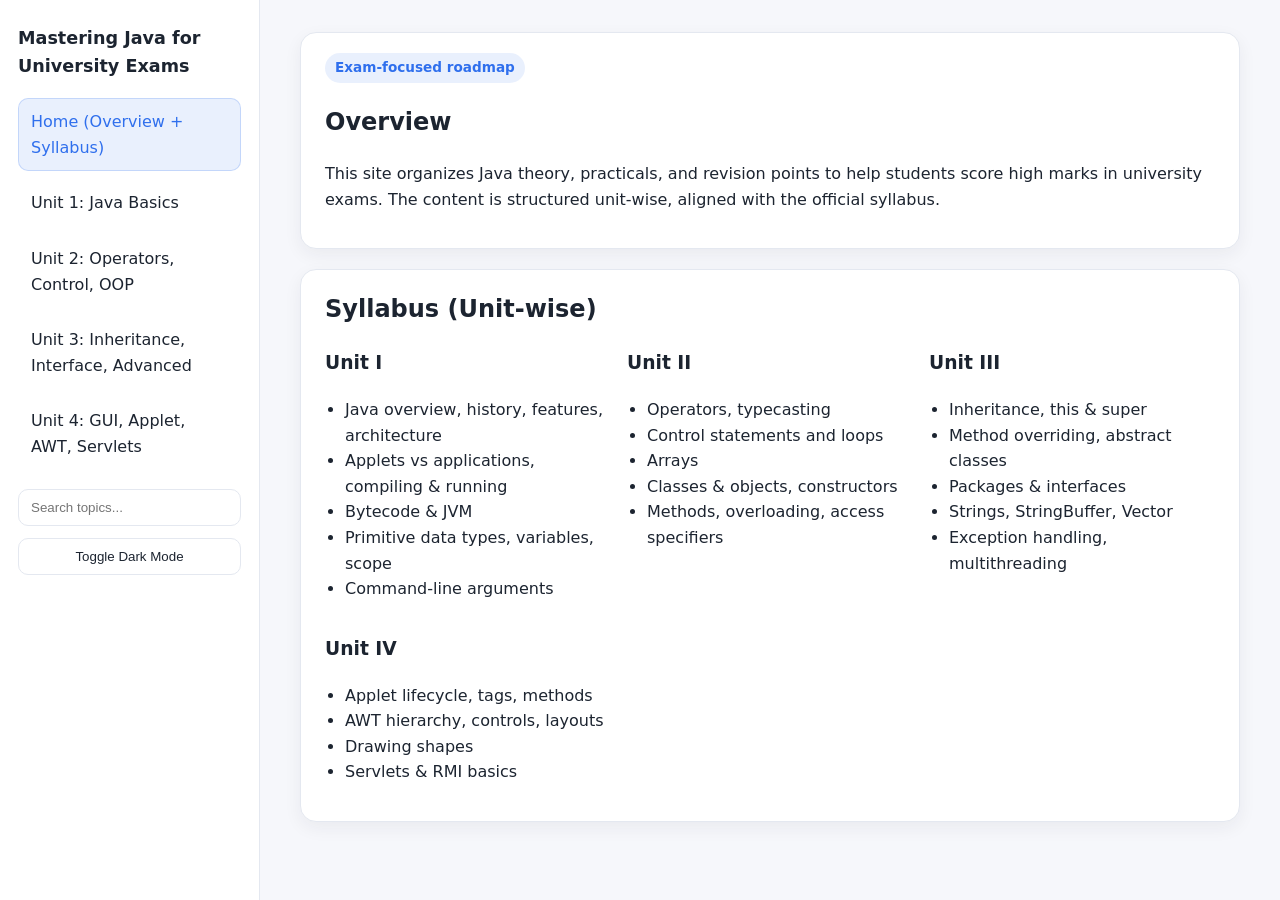
<file: site/index.html>
<!DOCTYPE html>
<html lang="en">
<head>
  <meta charset="UTF-8" />
  <meta name="viewport" content="width=device-width, initial-scale=1.0" />
  <title>Mastering Java for University Exams</title>
  <link rel="stylesheet" href="css/styles.css" />
</head>
<body data-page="home">
  <div class="layout">
    <aside class="sidebar">
      <div class="brand">Mastering Java for University Exams</div>
      <nav class="nav">
        <a data-page-link="home" href="index.html">Home (Overview + Syllabus)</a>
        <a data-page-link="unit1" href="unit1.html">Unit 1: Java Basics</a>
        <a data-page-link="unit2" href="unit2.html">Unit 2: Operators, Control, OOP</a>
        <a data-page-link="unit3" href="unit3.html">Unit 3: Inheritance, Interface, Advanced</a>
        <a data-page-link="unit4" href="unit4.html">Unit 4: GUI, Applet, AWT, Servlets</a>
      </nav>
      <div class="feature-panel">
        <input class="search-input" data-search type="search" placeholder="Search topics..." />
        <button class="btn" data-dark-toggle type="button">Toggle Dark Mode</button>
      </div>
    </aside>
    <main class="main">
      <section class="card">
        <span class="badge">Exam-focused roadmap</span>
        <h1>Overview</h1>
        <p>
          This site organizes Java theory, practicals, and revision points to help students
          score high marks in university exams. The content is structured unit-wise, aligned
          with the official syllabus.
        </p>
      </section>

      <section class="card">
        <h2>Syllabus (Unit-wise)</h2>
        <div class="grid">
          <div>
            <h3>Unit I</h3>
            <ul>
              <li>Java overview, history, features, architecture</li>
              <li>Applets vs applications, compiling & running</li>
              <li>Bytecode & JVM</li>
              <li>Primitive data types, variables, scope</li>
              <li>Command-line arguments</li>
            </ul>
          </div>
          <div>
            <h3>Unit II</h3>
            <ul>
              <li>Operators, typecasting</li>
              <li>Control statements and loops</li>
              <li>Arrays</li>
              <li>Classes & objects, constructors</li>
              <li>Methods, overloading, access specifiers</li>
            </ul>
          </div>
          <div>
            <h3>Unit III</h3>
            <ul>
              <li>Inheritance, this & super</li>
              <li>Method overriding, abstract classes</li>
              <li>Packages & interfaces</li>
              <li>Strings, StringBuffer, Vector</li>
              <li>Exception handling, multithreading</li>
            </ul>
          </div>
          <div>
            <h3>Unit IV</h3>
            <ul>
              <li>Applet lifecycle, tags, methods</li>
              <li>AWT hierarchy, controls, layouts</li>
              <li>Drawing shapes</li>
              <li>Servlets & RMI basics</li>
            </ul>
          </div>
        </div>
      </section>
    </main>
  </div>
  <script src="js/app.js"></script>
</body>
</html>
</file>
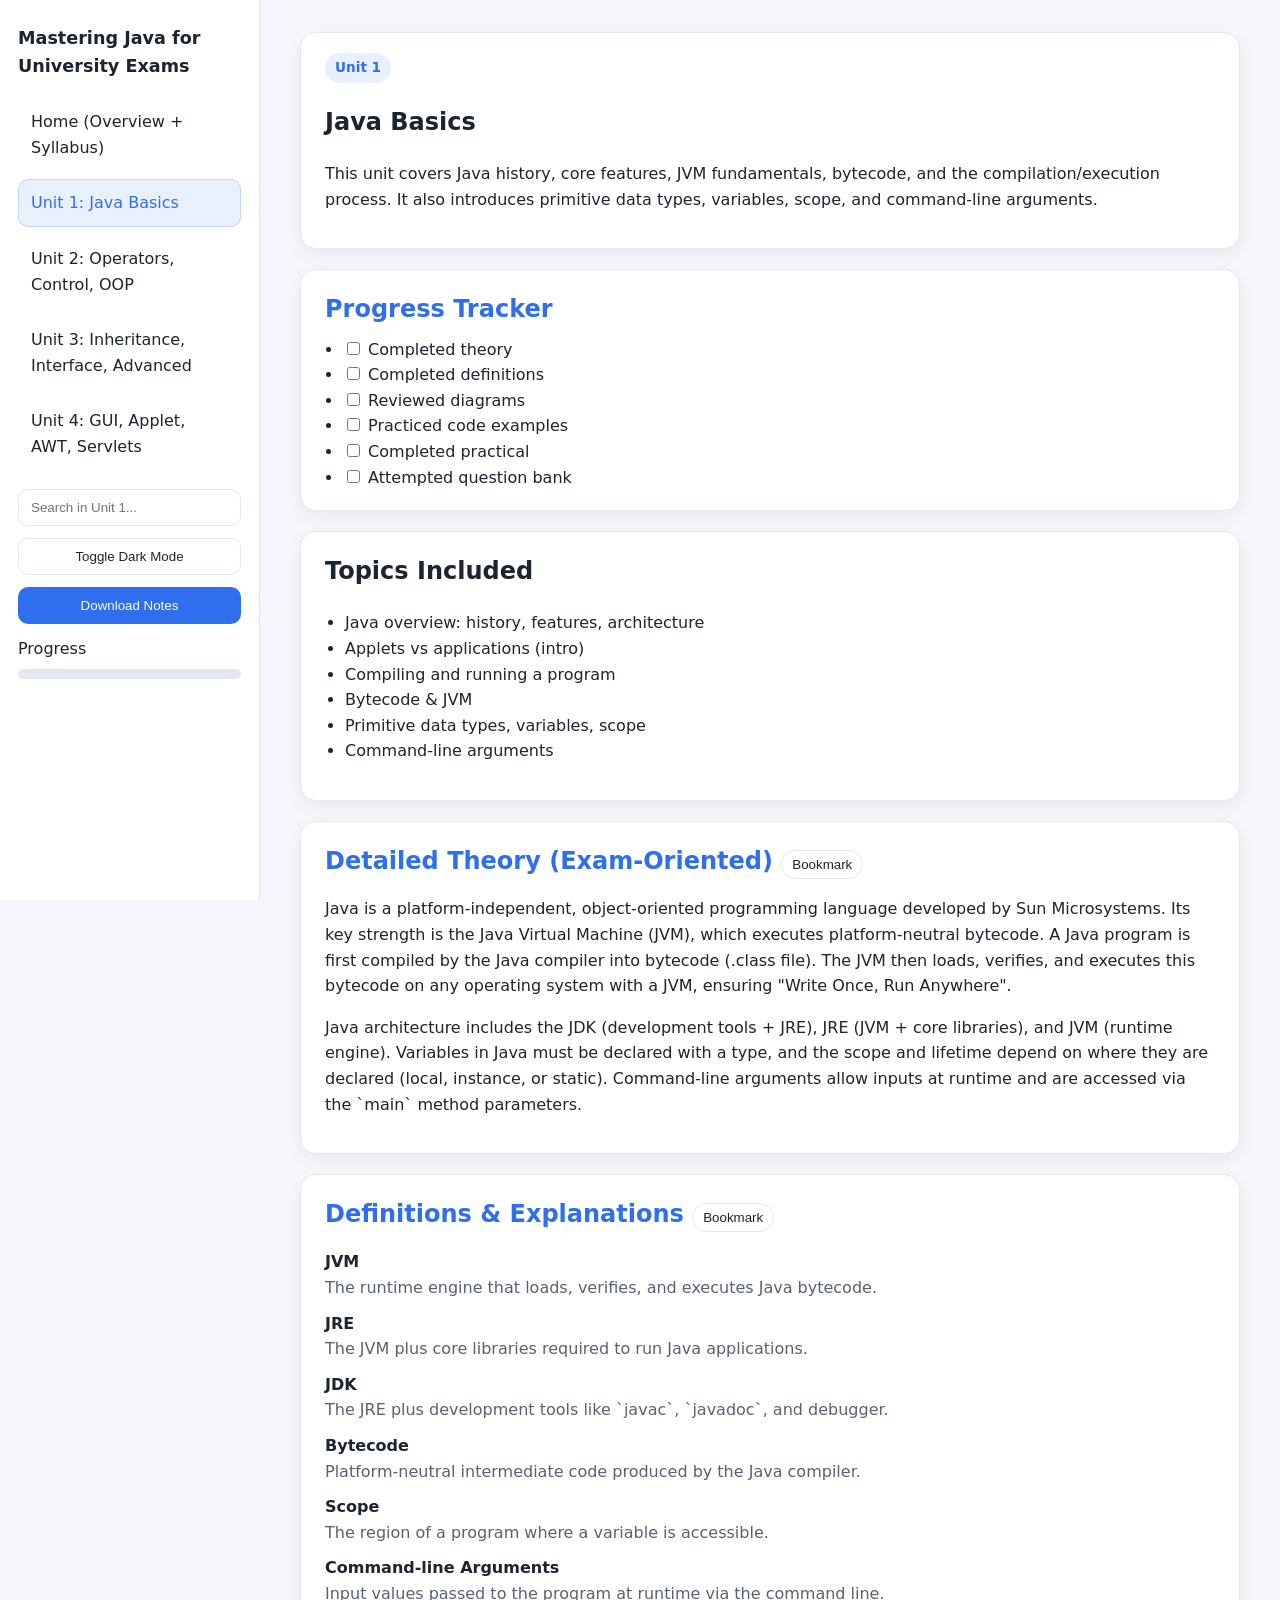
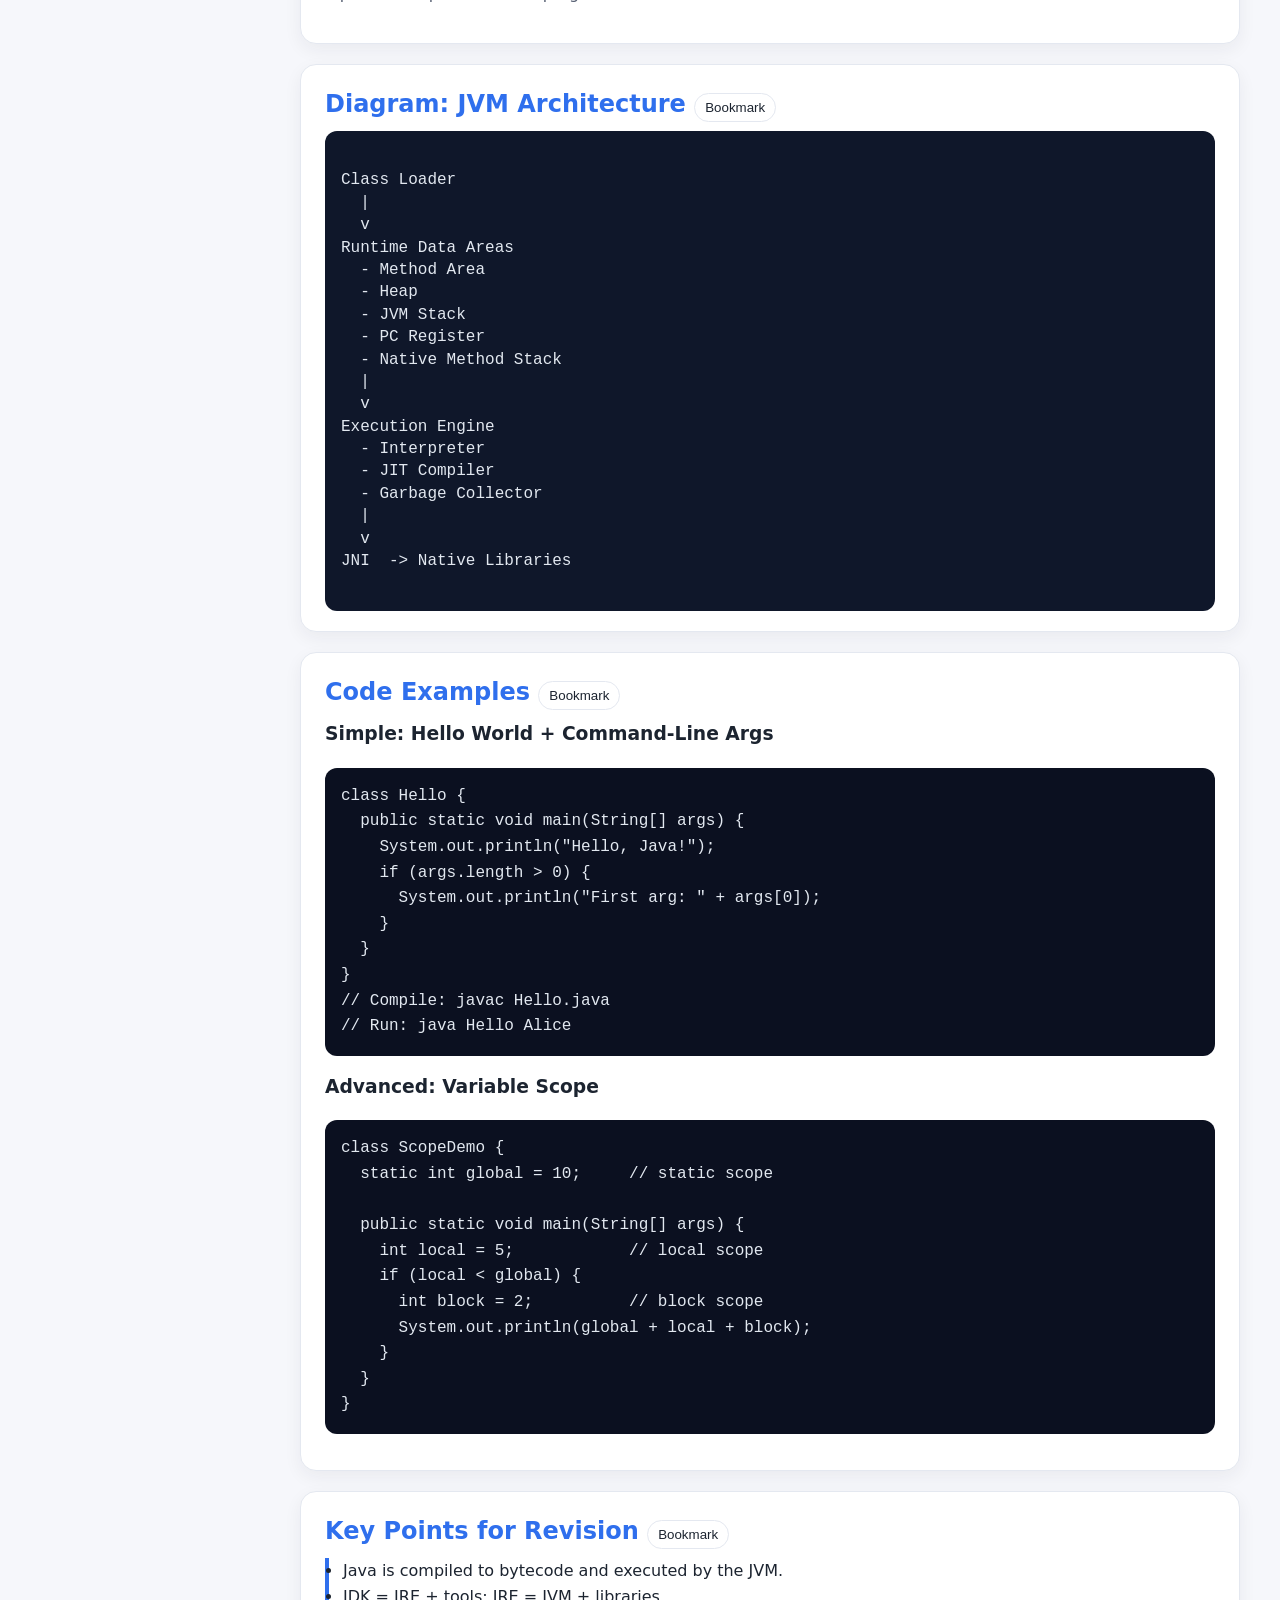
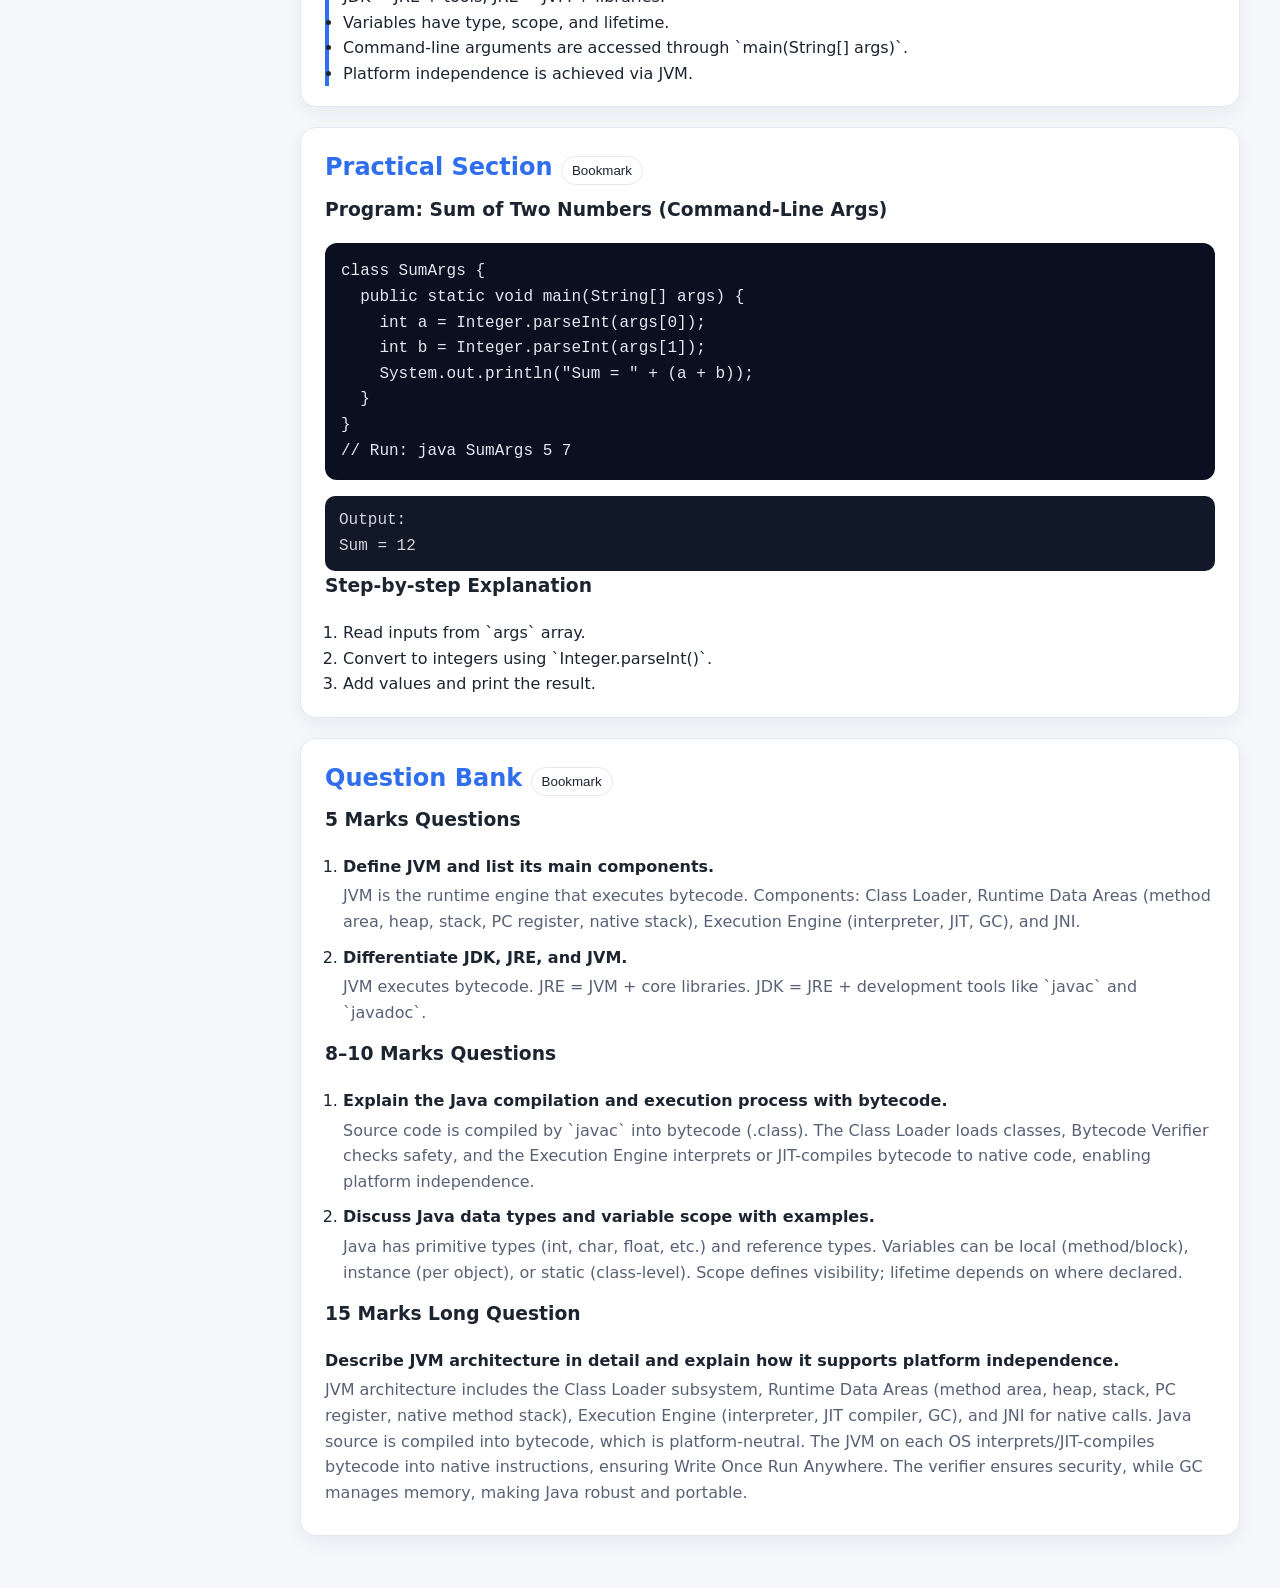
<file: site/unit1.html>
<!DOCTYPE html>
<html lang="en">
<head>
  <meta charset="UTF-8" />
  <meta name="viewport" content="width=device-width, initial-scale=1.0" />
  <title>Unit 1 - Java Basics</title>
  <link rel="stylesheet" href="css/styles.css" />
</head>
<body data-page="unit1">
  <div class="layout">
    <aside class="sidebar">
      <div class="brand">Mastering Java for University Exams</div>
      <nav class="nav">
        <a data-page-link="home" href="index.html">Home (Overview + Syllabus)</a>
        <a data-page-link="unit1" href="unit1.html">Unit 1: Java Basics</a>
        <a data-page-link="unit2" href="unit2.html">Unit 2: Operators, Control, OOP</a>
        <a data-page-link="unit3" href="unit3.html">Unit 3: Inheritance, Interface, Advanced</a>
        <a data-page-link="unit4" href="unit4.html">Unit 4: GUI, Applet, AWT, Servlets</a>
      </nav>
      <div class="feature-panel">
        <input class="search-input" data-search type="search" placeholder="Search in Unit 1..." />
        <button class="btn" data-dark-toggle type="button">Toggle Dark Mode</button>
        <button class="btn primary" data-notes-download type="button">Download Notes</button>
        <div class="progress-wrap">
          <div>Progress</div>
          <div class="progress-bar"><div class="progress-fill" data-progress-fill></div></div>
        </div>
      </div>
    </aside>
    <main class="main">
      <section class="card">
        <span class="badge">Unit 1</span>
        <h1>Java Basics</h1>
        <p>
          This unit covers Java history, core features, JVM fundamentals, bytecode, and the
          compilation/execution process. It also introduces primitive data types, variables,
          scope, and command-line arguments.
        </p>
      </section>

      <section class="card">
        <h2 class="section-title">Progress Tracker</h2>
        <ul class="steps">
          <li><label><input type="checkbox" data-progress-item="u1-theory" /> Completed theory</label></li>
          <li><label><input type="checkbox" data-progress-item="u1-definitions" /> Completed definitions</label></li>
          <li><label><input type="checkbox" data-progress-item="u1-diagram" /> Reviewed diagrams</label></li>
          <li><label><input type="checkbox" data-progress-item="u1-code" /> Practiced code examples</label></li>
          <li><label><input type="checkbox" data-progress-item="u1-practical" /> Completed practical</label></li>
          <li><label><input type="checkbox" data-progress-item="u1-questions" /> Attempted question bank</label></li>
        </ul>
      </section>

      <section class="card">
        <h2>Topics Included</h2>
        <ul>
          <li>Java overview: history, features, architecture</li>
          <li>Applets vs applications (intro)</li>
          <li>Compiling and running a program</li>
          <li>Bytecode & JVM</li>
          <li>Primitive data types, variables, scope</li>
          <li>Command-line arguments</li>
        </ul>
      </section>

      <section class="card">
        <h2 class="section-title">Detailed Theory (Exam-Oriented)
          <button class="bookmark-btn" data-bookmark="u1-theory" type="button">Bookmark</button>
        </h2>
        <p>
          Java is a platform-independent, object-oriented programming language developed by Sun
          Microsystems. Its key strength is the Java Virtual Machine (JVM), which executes
          platform-neutral bytecode. A Java program is first compiled by the Java compiler into
          bytecode (.class file). The JVM then loads, verifies, and executes this bytecode on any
          operating system with a JVM, ensuring "Write Once, Run Anywhere".
        </p>
        <p>
          Java architecture includes the JDK (development tools + JRE), JRE (JVM + core libraries),
          and JVM (runtime engine). Variables in Java must be declared with a type, and the scope
          and lifetime depend on where they are declared (local, instance, or static). Command-line
          arguments allow inputs at runtime and are accessed via the `main` method parameters.
        </p>
      </section>

      <section class="card">
        <h2 class="section-title">Definitions & Explanations
          <button class="bookmark-btn" data-bookmark="u1-definitions" type="button">Bookmark</button>
        </h2>
        <dl class="definition-list">
          <dt>JVM</dt>
          <dd>The runtime engine that loads, verifies, and executes Java bytecode.</dd>
          <dt>JRE</dt>
          <dd>The JVM plus core libraries required to run Java applications.</dd>
          <dt>JDK</dt>
          <dd>The JRE plus development tools like `javac`, `javadoc`, and debugger.</dd>
          <dt>Bytecode</dt>
          <dd>Platform-neutral intermediate code produced by the Java compiler.</dd>
          <dt>Scope</dt>
          <dd>The region of a program where a variable is accessible.</dd>
          <dt>Command-line Arguments</dt>
          <dd>Input values passed to the program at runtime via the command line.</dd>
        </dl>
      </section>

      <section class="card">
        <h2 class="section-title">Diagram: JVM Architecture
          <button class="bookmark-btn" data-bookmark="u1-diagram" type="button">Bookmark</button>
        </h2>
        <div class="diagram">
Class Loader
  |
  v
Runtime Data Areas
  - Method Area
  - Heap
  - JVM Stack
  - PC Register
  - Native Method Stack
  |
  v
Execution Engine
  - Interpreter
  - JIT Compiler
  - Garbage Collector
  |
  v
JNI  -> Native Libraries
        </div>
      </section>

      <section class="card">
        <h2 class="section-title">Code Examples
          <button class="bookmark-btn" data-bookmark="u1-code" type="button">Bookmark</button>
        </h2>
        <h3>Simple: Hello World + Command-Line Args</h3>
        <pre class="code-block">class Hello {
  public static void main(String[] args) {
    System.out.println("Hello, Java!");
    if (args.length &gt; 0) {
      System.out.println("First arg: " + args[0]);
    }
  }
}
// Compile: javac Hello.java
// Run: java Hello Alice
</pre>
        <h3>Advanced: Variable Scope</h3>
        <pre class="code-block">class ScopeDemo {
  static int global = 10;     // static scope

  public static void main(String[] args) {
    int local = 5;            // local scope
    if (local &lt; global) {
      int block = 2;          // block scope
      System.out.println(global + local + block);
    }
  }
}
</pre>
      </section>

      <section class="card">
        <h2 class="section-title">Key Points for Revision
          <button class="bookmark-btn" data-bookmark="u1-revision" type="button">Bookmark</button>
        </h2>
        <ul class="key-points">
          <li>Java is compiled to bytecode and executed by the JVM.</li>
          <li>JDK = JRE + tools; JRE = JVM + libraries.</li>
          <li>Variables have type, scope, and lifetime.</li>
          <li>Command-line arguments are accessed through `main(String[] args)`.</li>
          <li>Platform independence is achieved via JVM.</li>
        </ul>
      </section>

      <section class="card">
        <h2 class="section-title">Practical Section
          <button class="bookmark-btn" data-bookmark="u1-practical" type="button">Bookmark</button>
        </h2>
        <h3>Program: Sum of Two Numbers (Command-Line Args)</h3>
        <pre class="code-block">class SumArgs {
  public static void main(String[] args) {
    int a = Integer.parseInt(args[0]);
    int b = Integer.parseInt(args[1]);
    System.out.println("Sum = " + (a + b));
  }
}
// Run: java SumArgs 5 7
</pre>
        <div class="output-block">Output:
Sum = 12
</div>
        <h3>Step-by-step Explanation</h3>
        <ol class="steps">
          <li>Read inputs from `args` array.</li>
          <li>Convert to integers using `Integer.parseInt()`.</li>
          <li>Add values and print the result.</li>
        </ol>
      </section>

      <section class="card">
        <h2 class="section-title">Question Bank
          <button class="bookmark-btn" data-bookmark="u1-questions" type="button">Bookmark</button>
        </h2>
        <h3>5 Marks Questions</h3>
        <ol class="question-group">
          <li>
            <div class="question">Define JVM and list its main components.</div>
            <div class="answer">JVM is the runtime engine that executes bytecode. Components: Class Loader, Runtime Data Areas (method area, heap, stack, PC register, native stack), Execution Engine (interpreter, JIT, GC), and JNI.</div>
          </li>
          <li>
            <div class="question">Differentiate JDK, JRE, and JVM.</div>
            <div class="answer">JVM executes bytecode. JRE = JVM + core libraries. JDK = JRE + development tools like `javac` and `javadoc`.</div>
          </li>
        </ol>

        <h3>8–10 Marks Questions</h3>
        <ol class="question-group">
          <li>
            <div class="question">Explain the Java compilation and execution process with bytecode.</div>
            <div class="answer">Source code is compiled by `javac` into bytecode (.class). The Class Loader loads classes, Bytecode Verifier checks safety, and the Execution Engine interprets or JIT-compiles bytecode to native code, enabling platform independence.</div>
          </li>
          <li>
            <div class="question">Discuss Java data types and variable scope with examples.</div>
            <div class="answer">Java has primitive types (int, char, float, etc.) and reference types. Variables can be local (method/block), instance (per object), or static (class-level). Scope defines visibility; lifetime depends on where declared.</div>
          </li>
        </ol>

        <h3>15 Marks Long Question</h3>
        <div class="question">Describe JVM architecture in detail and explain how it supports platform independence.</div>
        <div class="answer">JVM architecture includes the Class Loader subsystem, Runtime Data Areas (method area, heap, stack, PC register, native method stack), Execution Engine (interpreter, JIT compiler, GC), and JNI for native calls. Java source is compiled into bytecode, which is platform-neutral. The JVM on each OS interprets/JIT-compiles bytecode into native instructions, ensuring Write Once Run Anywhere. The verifier ensures security, while GC manages memory, making Java robust and portable.</div>
      </section>
    </main>
  </div>
  <script src="js/app.js"></script>
</body>
</html>
</file>
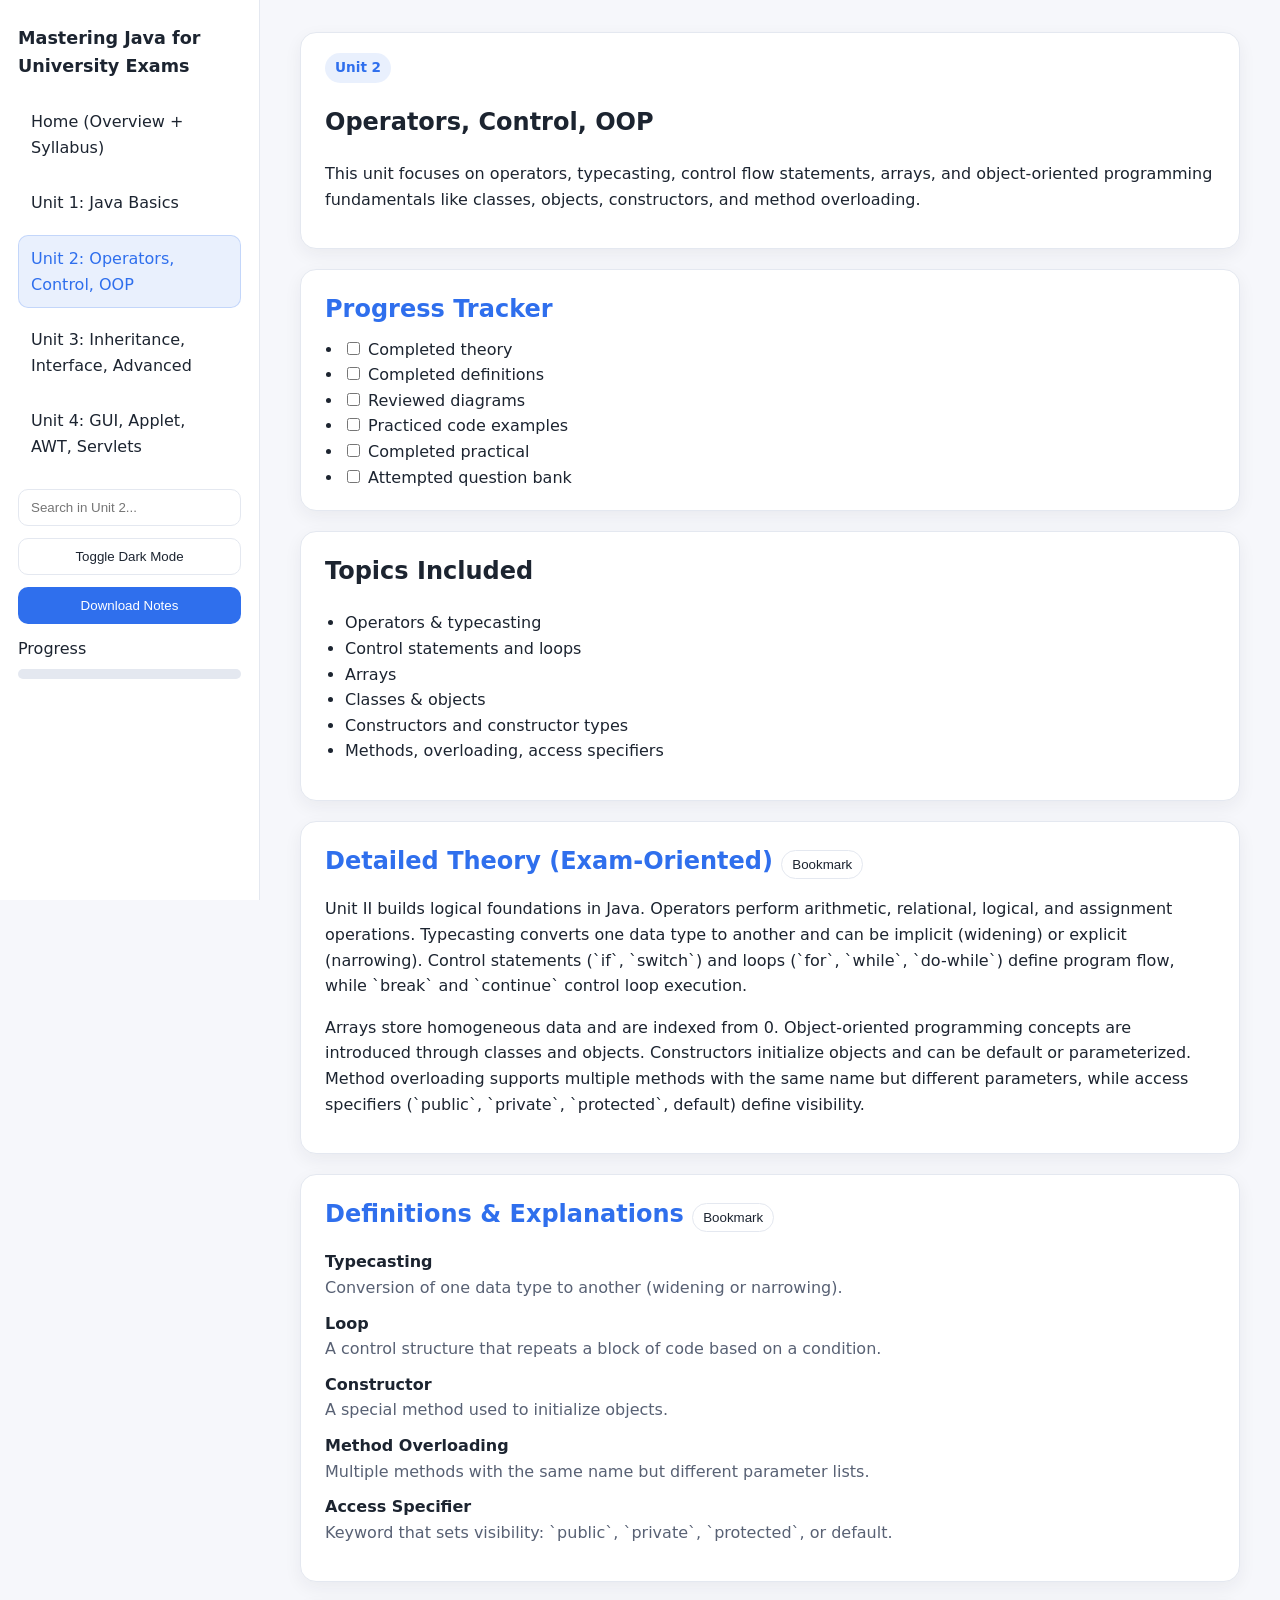
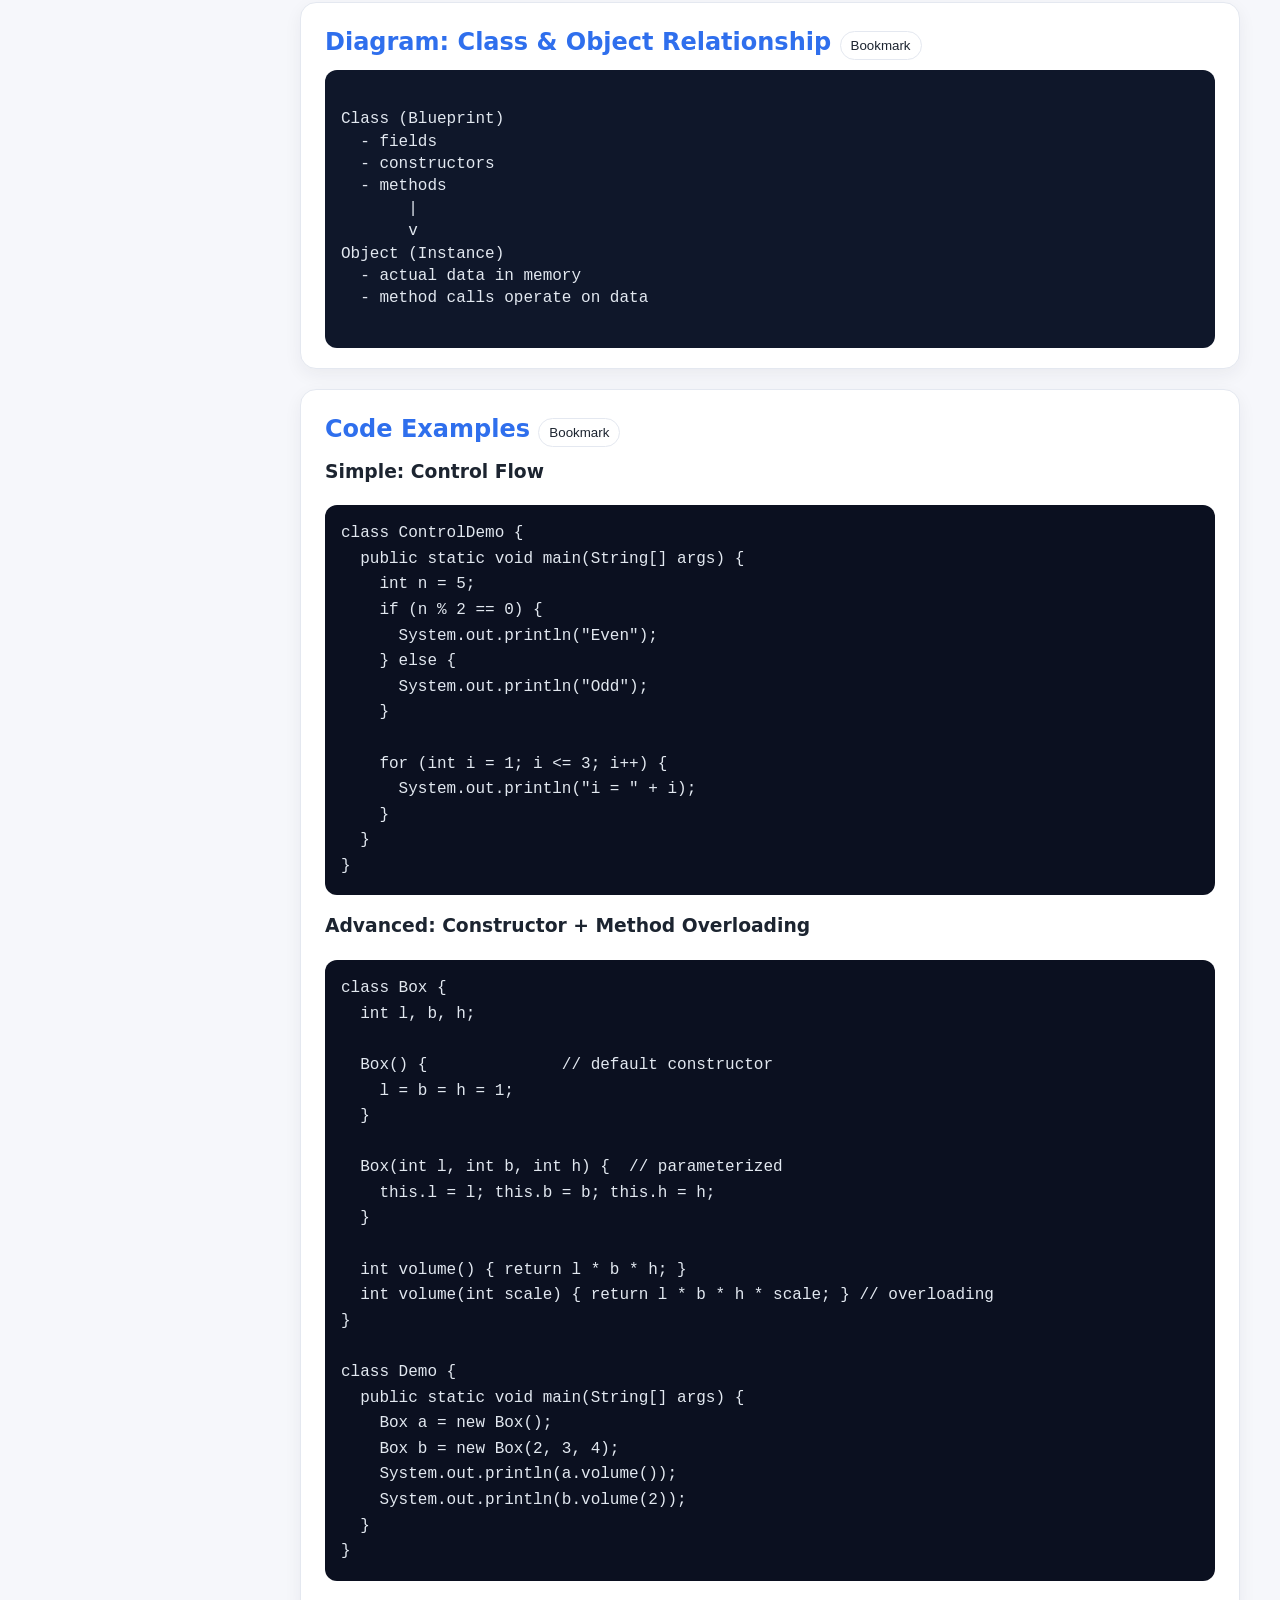
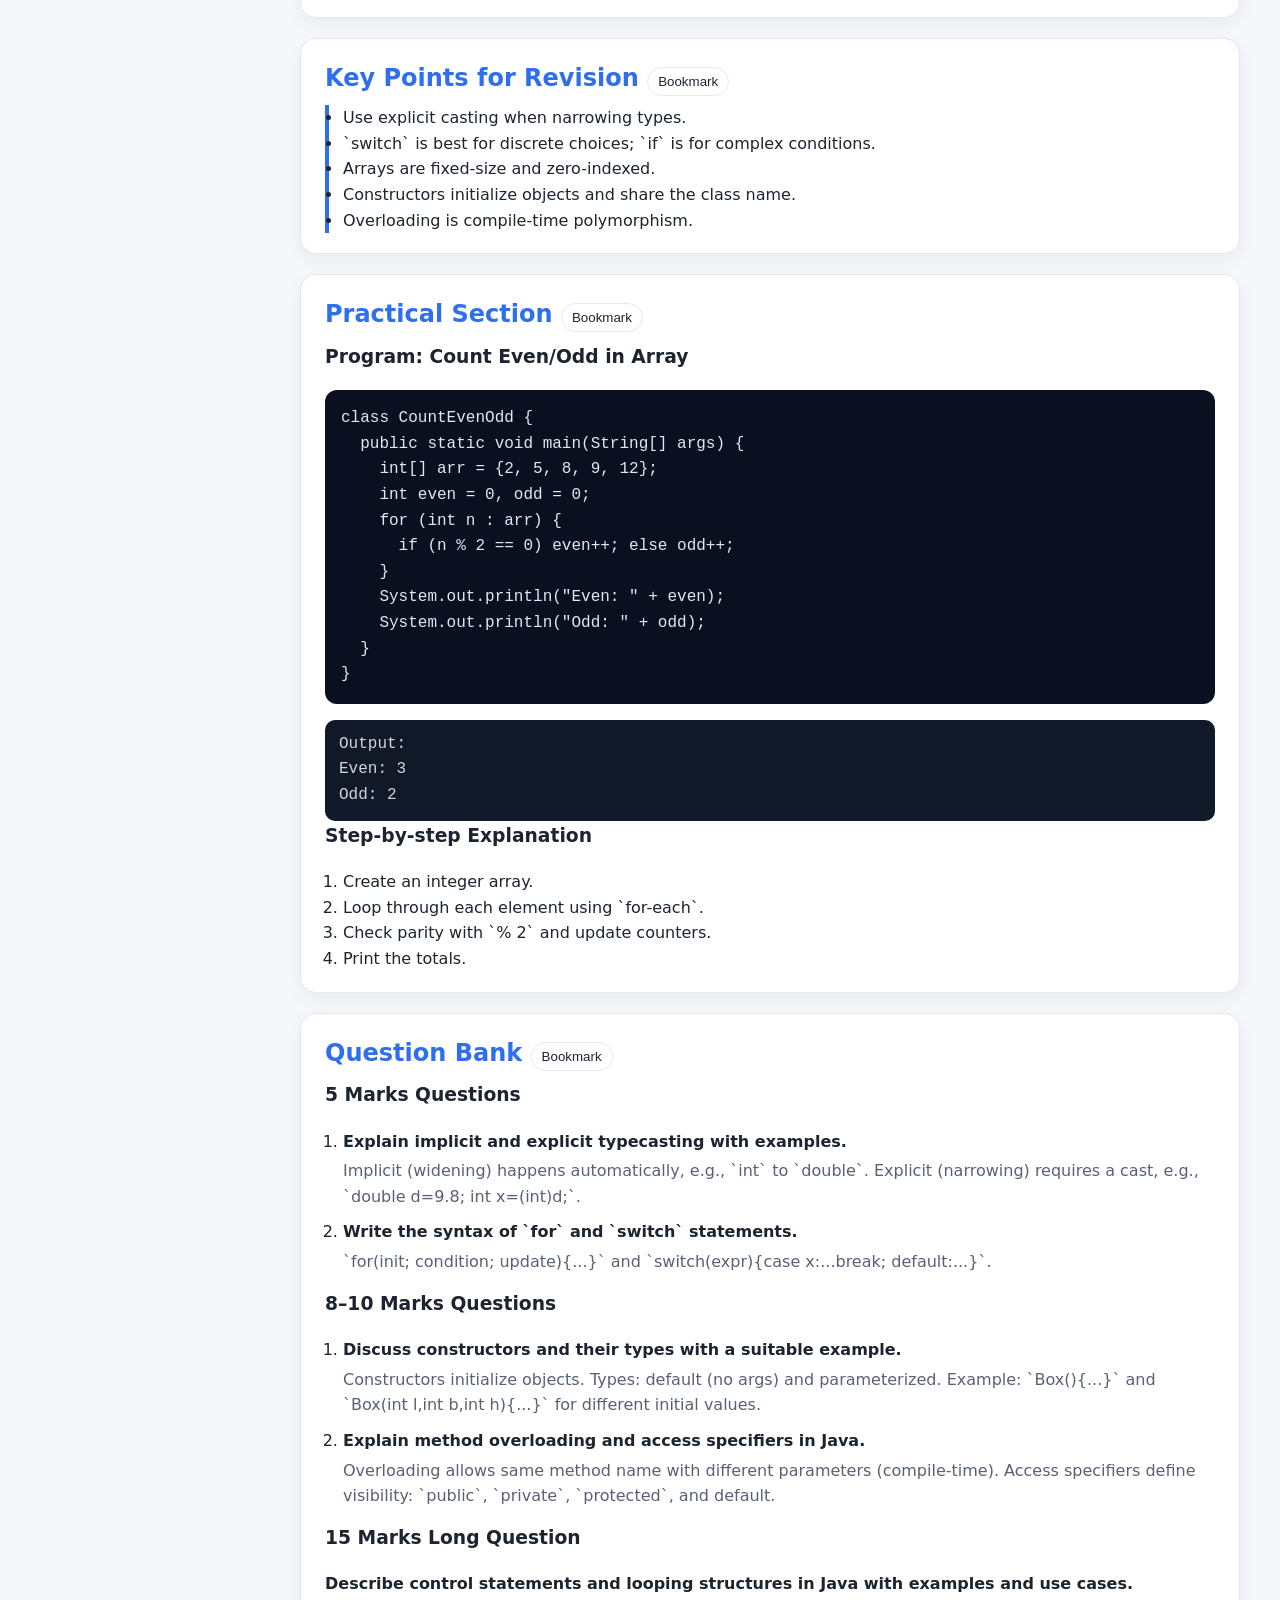
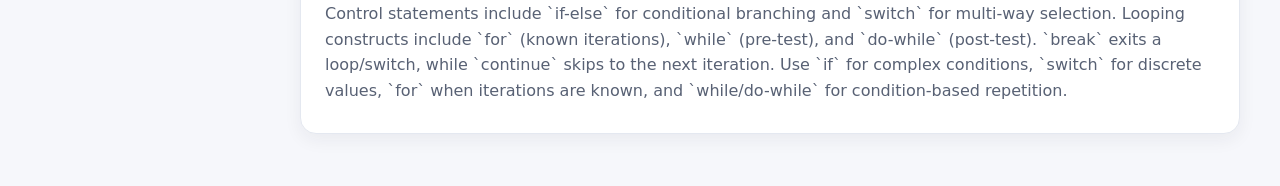
<file: site/unit2.html>
<!DOCTYPE html>
<html lang="en">
<head>
  <meta charset="UTF-8" />
  <meta name="viewport" content="width=device-width, initial-scale=1.0" />
  <title>Unit 2 - Operators, Control, OOP</title>
  <link rel="stylesheet" href="css/styles.css" />
</head>
<body data-page="unit2">
  <div class="layout">
    <aside class="sidebar">
      <div class="brand">Mastering Java for University Exams</div>
      <nav class="nav">
        <a data-page-link="home" href="index.html">Home (Overview + Syllabus)</a>
        <a data-page-link="unit1" href="unit1.html">Unit 1: Java Basics</a>
        <a data-page-link="unit2" href="unit2.html">Unit 2: Operators, Control, OOP</a>
        <a data-page-link="unit3" href="unit3.html">Unit 3: Inheritance, Interface, Advanced</a>
        <a data-page-link="unit4" href="unit4.html">Unit 4: GUI, Applet, AWT, Servlets</a>
      </nav>
      <div class="feature-panel">
        <input class="search-input" data-search type="search" placeholder="Search in Unit 2..." />
        <button class="btn" data-dark-toggle type="button">Toggle Dark Mode</button>
        <button class="btn primary" data-notes-download type="button">Download Notes</button>
        <div class="progress-wrap">
          <div>Progress</div>
          <div class="progress-bar"><div class="progress-fill" data-progress-fill></div></div>
        </div>
      </div>
    </aside>
    <main class="main">
      <section class="card">
        <span class="badge">Unit 2</span>
        <h1>Operators, Control, OOP</h1>
        <p>
          This unit focuses on operators, typecasting, control flow statements, arrays, and
          object-oriented programming fundamentals like classes, objects, constructors, and
          method overloading.
        </p>
      </section>

      <section class="card">
        <h2 class="section-title">Progress Tracker</h2>
        <ul class="steps">
          <li><label><input type="checkbox" data-progress-item="u2-theory" /> Completed theory</label></li>
          <li><label><input type="checkbox" data-progress-item="u2-definitions" /> Completed definitions</label></li>
          <li><label><input type="checkbox" data-progress-item="u2-diagram" /> Reviewed diagrams</label></li>
          <li><label><input type="checkbox" data-progress-item="u2-code" /> Practiced code examples</label></li>
          <li><label><input type="checkbox" data-progress-item="u2-practical" /> Completed practical</label></li>
          <li><label><input type="checkbox" data-progress-item="u2-questions" /> Attempted question bank</label></li>
        </ul>
      </section>

      <section class="card">
        <h2>Topics Included</h2>
        <ul>
          <li>Operators & typecasting</li>
          <li>Control statements and loops</li>
          <li>Arrays</li>
          <li>Classes & objects</li>
          <li>Constructors and constructor types</li>
          <li>Methods, overloading, access specifiers</li>
        </ul>
      </section>

      <section class="card">
        <h2 class="section-title">Detailed Theory (Exam-Oriented)
          <button class="bookmark-btn" data-bookmark="u2-theory" type="button">Bookmark</button>
        </h2>
        <p>
          Unit II builds logical foundations in Java. Operators perform arithmetic, relational,
          logical, and assignment operations. Typecasting converts one data type to another and
          can be implicit (widening) or explicit (narrowing). Control statements (`if`, `switch`)
          and loops (`for`, `while`, `do-while`) define program flow, while `break` and `continue`
          control loop execution.
        </p>
        <p>
          Arrays store homogeneous data and are indexed from 0. Object-oriented programming
          concepts are introduced through classes and objects. Constructors initialize objects and
          can be default or parameterized. Method overloading supports multiple methods with the
          same name but different parameters, while access specifiers (`public`, `private`, `protected`,
          default) define visibility.
        </p>
      </section>

      <section class="card">
        <h2 class="section-title">Definitions & Explanations
          <button class="bookmark-btn" data-bookmark="u2-definitions" type="button">Bookmark</button>
        </h2>
        <dl class="definition-list">
          <dt>Typecasting</dt>
          <dd>Conversion of one data type to another (widening or narrowing).</dd>
          <dt>Loop</dt>
          <dd>A control structure that repeats a block of code based on a condition.</dd>
          <dt>Constructor</dt>
          <dd>A special method used to initialize objects.</dd>
          <dt>Method Overloading</dt>
          <dd>Multiple methods with the same name but different parameter lists.</dd>
          <dt>Access Specifier</dt>
          <dd>Keyword that sets visibility: `public`, `private`, `protected`, or default.</dd>
        </dl>
      </section>

      <section class="card">
        <h2 class="section-title">Diagram: Class & Object Relationship
          <button class="bookmark-btn" data-bookmark="u2-diagram" type="button">Bookmark</button>
        </h2>
        <div class="diagram">
Class (Blueprint)
  - fields
  - constructors
  - methods
       |
       v
Object (Instance)
  - actual data in memory
  - method calls operate on data
        </div>
      </section>

      <section class="card">
        <h2 class="section-title">Code Examples
          <button class="bookmark-btn" data-bookmark="u2-code" type="button">Bookmark</button>
        </h2>
        <h3>Simple: Control Flow</h3>
        <pre class="code-block">class ControlDemo {
  public static void main(String[] args) {
    int n = 5;
    if (n % 2 == 0) {
      System.out.println("Even");
    } else {
      System.out.println("Odd");
    }

    for (int i = 1; i &lt;= 3; i++) {
      System.out.println("i = " + i);
    }
  }
}
</pre>
        <h3>Advanced: Constructor + Method Overloading</h3>
        <pre class="code-block">class Box {
  int l, b, h;

  Box() {              // default constructor
    l = b = h = 1;
  }

  Box(int l, int b, int h) {  // parameterized
    this.l = l; this.b = b; this.h = h;
  }

  int volume() { return l * b * h; }
  int volume(int scale) { return l * b * h * scale; } // overloading
}

class Demo {
  public static void main(String[] args) {
    Box a = new Box();
    Box b = new Box(2, 3, 4);
    System.out.println(a.volume());
    System.out.println(b.volume(2));
  }
}
</pre>
      </section>

      <section class="card">
        <h2 class="section-title">Key Points for Revision
          <button class="bookmark-btn" data-bookmark="u2-revision" type="button">Bookmark</button>
        </h2>
        <ul class="key-points">
          <li>Use explicit casting when narrowing types.</li>
          <li>`switch` is best for discrete choices; `if` is for complex conditions.</li>
          <li>Arrays are fixed-size and zero-indexed.</li>
          <li>Constructors initialize objects and share the class name.</li>
          <li>Overloading is compile-time polymorphism.</li>
        </ul>
      </section>

      <section class="card">
        <h2 class="section-title">Practical Section
          <button class="bookmark-btn" data-bookmark="u2-practical" type="button">Bookmark</button>
        </h2>
        <h3>Program: Count Even/Odd in Array</h3>
        <pre class="code-block">class CountEvenOdd {
  public static void main(String[] args) {
    int[] arr = {2, 5, 8, 9, 12};
    int even = 0, odd = 0;
    for (int n : arr) {
      if (n % 2 == 0) even++; else odd++;
    }
    System.out.println("Even: " + even);
    System.out.println("Odd: " + odd);
  }
}
</pre>
        <div class="output-block">Output:
Even: 3
Odd: 2
</div>
        <h3>Step-by-step Explanation</h3>
        <ol class="steps">
          <li>Create an integer array.</li>
          <li>Loop through each element using `for-each`.</li>
          <li>Check parity with `% 2` and update counters.</li>
          <li>Print the totals.</li>
        </ol>
      </section>

      <section class="card">
        <h2 class="section-title">Question Bank
          <button class="bookmark-btn" data-bookmark="u2-questions" type="button">Bookmark</button>
        </h2>
        <h3>5 Marks Questions</h3>
        <ol class="question-group">
          <li>
            <div class="question">Explain implicit and explicit typecasting with examples.</div>
            <div class="answer">Implicit (widening) happens automatically, e.g., `int` to `double`. Explicit (narrowing) requires a cast, e.g., `double d=9.8; int x=(int)d;`.</div>
          </li>
          <li>
            <div class="question">Write the syntax of `for` and `switch` statements.</div>
            <div class="answer">`for(init; condition; update){...}` and `switch(expr){case x:...break; default:...}`.</div>
          </li>
        </ol>

        <h3>8–10 Marks Questions</h3>
        <ol class="question-group">
          <li>
            <div class="question">Discuss constructors and their types with a suitable example.</div>
            <div class="answer">Constructors initialize objects. Types: default (no args) and parameterized. Example: `Box(){...}` and `Box(int l,int b,int h){...}` for different initial values.</div>
          </li>
          <li>
            <div class="question">Explain method overloading and access specifiers in Java.</div>
            <div class="answer">Overloading allows same method name with different parameters (compile-time). Access specifiers define visibility: `public`, `private`, `protected`, and default.</div>
          </li>
        </ol>

        <h3>15 Marks Long Question</h3>
        <div class="question">Describe control statements and looping structures in Java with examples and use cases.</div>
        <div class="answer">Control statements include `if-else` for conditional branching and `switch` for multi-way selection. Looping constructs include `for` (known iterations), `while` (pre-test), and `do-while` (post-test). `break` exits a loop/switch, while `continue` skips to the next iteration. Use `if` for complex conditions, `switch` for discrete values, `for` when iterations are known, and `while/do-while` for condition-based repetition.</div>
      </section>
    </main>
  </div>
  <script src="js/app.js"></script>
</body>
</html>
</file>
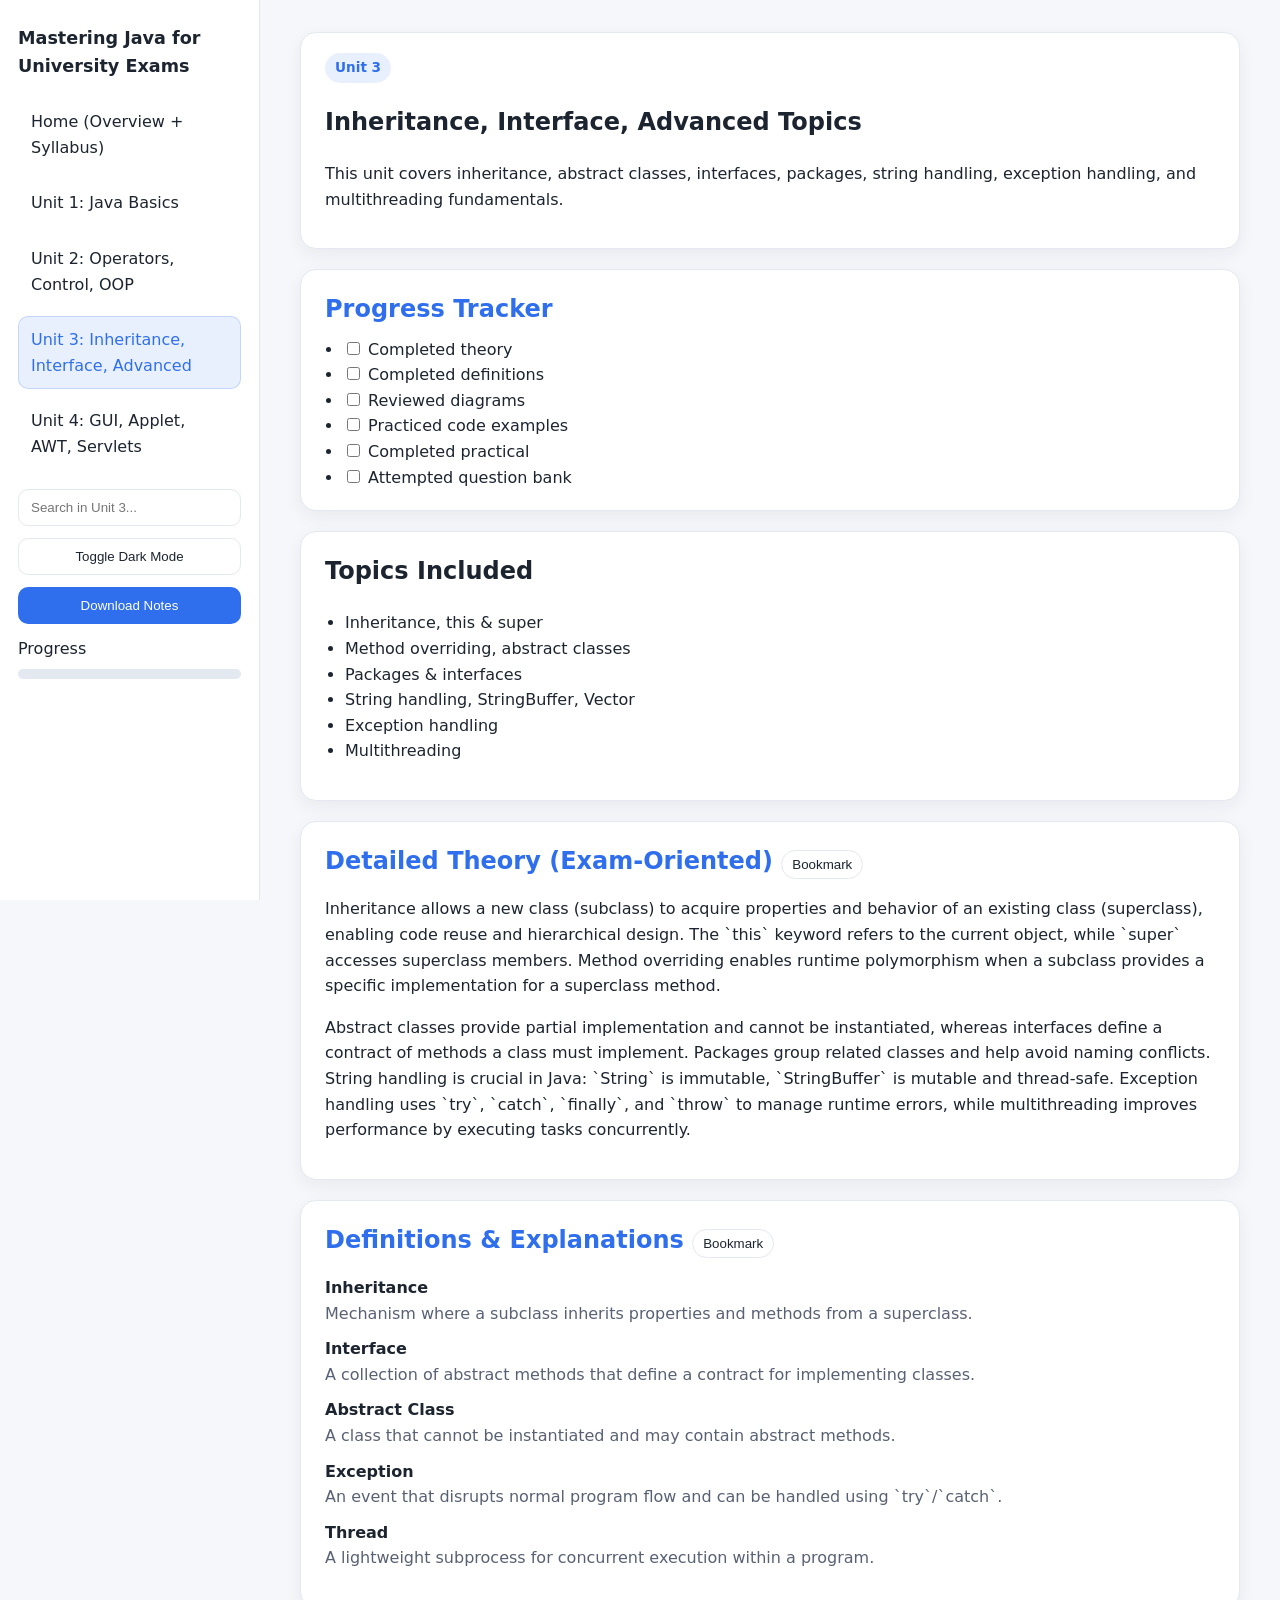
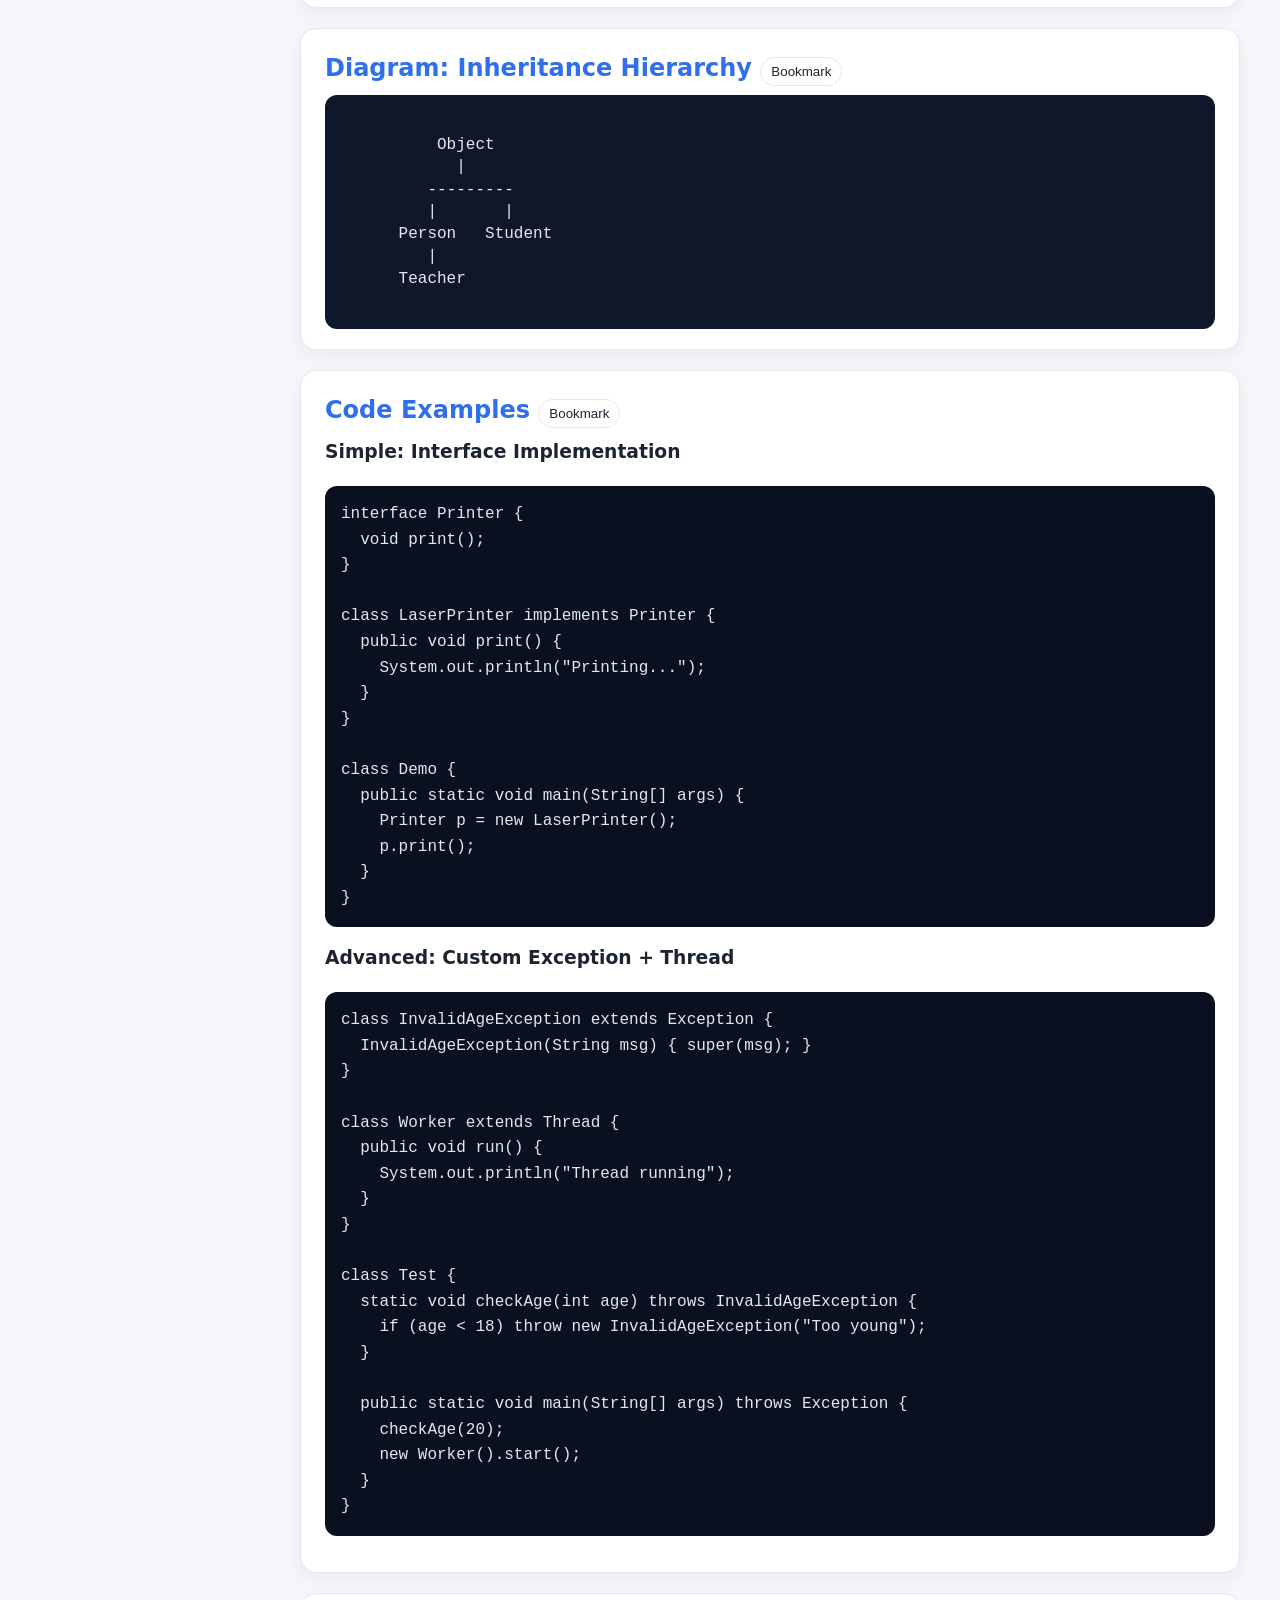
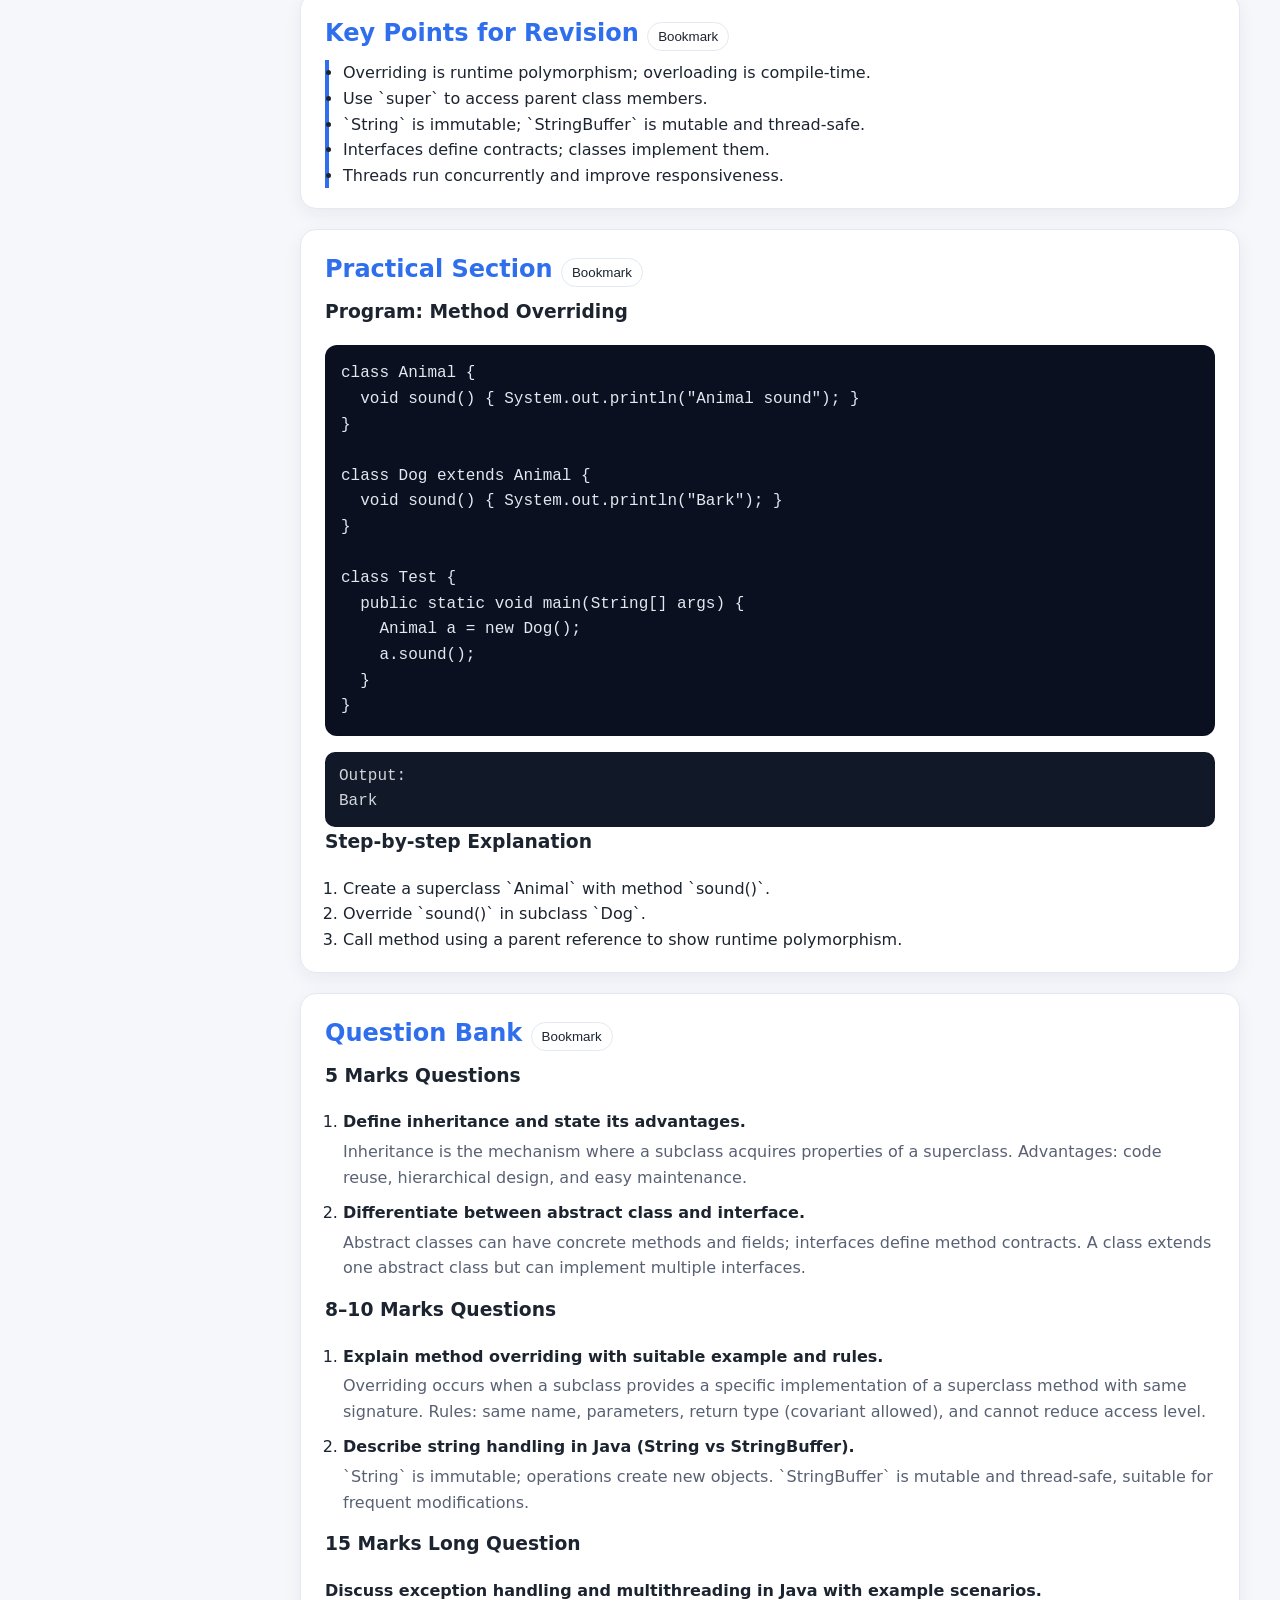
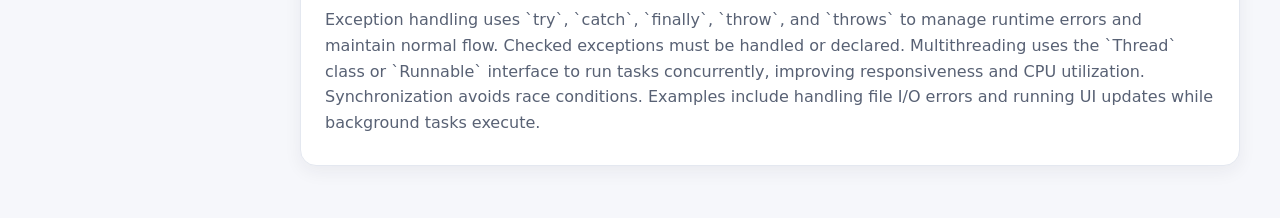
<file: site/unit3.html>
<!DOCTYPE html>
<html lang="en">
<head>
  <meta charset="UTF-8" />
  <meta name="viewport" content="width=device-width, initial-scale=1.0" />
  <title>Unit 3 - Inheritance, Interface, Advanced Topics</title>
  <link rel="stylesheet" href="css/styles.css" />
</head>
<body data-page="unit3">
  <div class="layout">
    <aside class="sidebar">
      <div class="brand">Mastering Java for University Exams</div>
      <nav class="nav">
        <a data-page-link="home" href="index.html">Home (Overview + Syllabus)</a>
        <a data-page-link="unit1" href="unit1.html">Unit 1: Java Basics</a>
        <a data-page-link="unit2" href="unit2.html">Unit 2: Operators, Control, OOP</a>
        <a data-page-link="unit3" href="unit3.html">Unit 3: Inheritance, Interface, Advanced</a>
        <a data-page-link="unit4" href="unit4.html">Unit 4: GUI, Applet, AWT, Servlets</a>
      </nav>
      <div class="feature-panel">
        <input class="search-input" data-search type="search" placeholder="Search in Unit 3..." />
        <button class="btn" data-dark-toggle type="button">Toggle Dark Mode</button>
        <button class="btn primary" data-notes-download type="button">Download Notes</button>
        <div class="progress-wrap">
          <div>Progress</div>
          <div class="progress-bar"><div class="progress-fill" data-progress-fill></div></div>
        </div>
      </div>
    </aside>
    <main class="main">
      <section class="card">
        <span class="badge">Unit 3</span>
        <h1>Inheritance, Interface, Advanced Topics</h1>
        <p>
          This unit covers inheritance, abstract classes, interfaces, packages, string handling,
          exception handling, and multithreading fundamentals.
        </p>
      </section>

      <section class="card">
        <h2 class="section-title">Progress Tracker</h2>
        <ul class="steps">
          <li><label><input type="checkbox" data-progress-item="u3-theory" /> Completed theory</label></li>
          <li><label><input type="checkbox" data-progress-item="u3-definitions" /> Completed definitions</label></li>
          <li><label><input type="checkbox" data-progress-item="u3-diagram" /> Reviewed diagrams</label></li>
          <li><label><input type="checkbox" data-progress-item="u3-code" /> Practiced code examples</label></li>
          <li><label><input type="checkbox" data-progress-item="u3-practical" /> Completed practical</label></li>
          <li><label><input type="checkbox" data-progress-item="u3-questions" /> Attempted question bank</label></li>
        </ul>
      </section>

      <section class="card">
        <h2>Topics Included</h2>
        <ul>
          <li>Inheritance, this & super</li>
          <li>Method overriding, abstract classes</li>
          <li>Packages & interfaces</li>
          <li>String handling, StringBuffer, Vector</li>
          <li>Exception handling</li>
          <li>Multithreading</li>
        </ul>
      </section>

      <section class="card">
        <h2 class="section-title">Detailed Theory (Exam-Oriented)
          <button class="bookmark-btn" data-bookmark="u3-theory" type="button">Bookmark</button>
        </h2>
        <p>
          Inheritance allows a new class (subclass) to acquire properties and behavior of an existing
          class (superclass), enabling code reuse and hierarchical design. The `this` keyword refers to
          the current object, while `super` accesses superclass members. Method overriding enables runtime
          polymorphism when a subclass provides a specific implementation for a superclass method.
        </p>
        <p>
          Abstract classes provide partial implementation and cannot be instantiated, whereas interfaces
          define a contract of methods a class must implement. Packages group related classes and help
          avoid naming conflicts. String handling is crucial in Java: `String` is immutable, `StringBuffer`
          is mutable and thread-safe. Exception handling uses `try`, `catch`, `finally`, and `throw` to
          manage runtime errors, while multithreading improves performance by executing tasks concurrently.
        </p>
      </section>

      <section class="card">
        <h2 class="section-title">Definitions & Explanations
          <button class="bookmark-btn" data-bookmark="u3-definitions" type="button">Bookmark</button>
        </h2>
        <dl class="definition-list">
          <dt>Inheritance</dt>
          <dd>Mechanism where a subclass inherits properties and methods from a superclass.</dd>
          <dt>Interface</dt>
          <dd>A collection of abstract methods that define a contract for implementing classes.</dd>
          <dt>Abstract Class</dt>
          <dd>A class that cannot be instantiated and may contain abstract methods.</dd>
          <dt>Exception</dt>
          <dd>An event that disrupts normal program flow and can be handled using `try`/`catch`.</dd>
          <dt>Thread</dt>
          <dd>A lightweight subprocess for concurrent execution within a program.</dd>
        </dl>
      </section>

      <section class="card">
        <h2 class="section-title">Diagram: Inheritance Hierarchy
          <button class="bookmark-btn" data-bookmark="u3-diagram" type="button">Bookmark</button>
        </h2>
        <div class="diagram">
          Object
            |
         ---------
         |       |
      Person   Student
         |
      Teacher
        </div>
      </section>

      <section class="card">
        <h2 class="section-title">Code Examples
          <button class="bookmark-btn" data-bookmark="u3-code" type="button">Bookmark</button>
        </h2>
        <h3>Simple: Interface Implementation</h3>
        <pre class="code-block">interface Printer {
  void print();
}

class LaserPrinter implements Printer {
  public void print() {
    System.out.println("Printing...");
  }
}

class Demo {
  public static void main(String[] args) {
    Printer p = new LaserPrinter();
    p.print();
  }
}
</pre>
        <h3>Advanced: Custom Exception + Thread</h3>
        <pre class="code-block">class InvalidAgeException extends Exception {
  InvalidAgeException(String msg) { super(msg); }
}

class Worker extends Thread {
  public void run() {
    System.out.println("Thread running");
  }
}

class Test {
  static void checkAge(int age) throws InvalidAgeException {
    if (age &lt; 18) throw new InvalidAgeException("Too young");
  }

  public static void main(String[] args) throws Exception {
    checkAge(20);
    new Worker().start();
  }
}
</pre>
      </section>

      <section class="card">
        <h2 class="section-title">Key Points for Revision
          <button class="bookmark-btn" data-bookmark="u3-revision" type="button">Bookmark</button>
        </h2>
        <ul class="key-points">
          <li>Overriding is runtime polymorphism; overloading is compile-time.</li>
          <li>Use `super` to access parent class members.</li>
          <li>`String` is immutable; `StringBuffer` is mutable and thread-safe.</li>
          <li>Interfaces define contracts; classes implement them.</li>
          <li>Threads run concurrently and improve responsiveness.</li>
        </ul>
      </section>

      <section class="card">
        <h2 class="section-title">Practical Section
          <button class="bookmark-btn" data-bookmark="u3-practical" type="button">Bookmark</button>
        </h2>
        <h3>Program: Method Overriding</h3>
        <pre class="code-block">class Animal {
  void sound() { System.out.println("Animal sound"); }
}

class Dog extends Animal {
  void sound() { System.out.println("Bark"); }
}

class Test {
  public static void main(String[] args) {
    Animal a = new Dog();
    a.sound();
  }
}
</pre>
        <div class="output-block">Output:
Bark
</div>
        <h3>Step-by-step Explanation</h3>
        <ol class="steps">
          <li>Create a superclass `Animal` with method `sound()`.</li>
          <li>Override `sound()` in subclass `Dog`.</li>
          <li>Call method using a parent reference to show runtime polymorphism.</li>
        </ol>
      </section>

      <section class="card">
        <h2 class="section-title">Question Bank
          <button class="bookmark-btn" data-bookmark="u3-questions" type="button">Bookmark</button>
        </h2>
        <h3>5 Marks Questions</h3>
        <ol class="question-group">
          <li>
            <div class="question">Define inheritance and state its advantages.</div>
            <div class="answer">Inheritance is the mechanism where a subclass acquires properties of a superclass. Advantages: code reuse, hierarchical design, and easy maintenance.</div>
          </li>
          <li>
            <div class="question">Differentiate between abstract class and interface.</div>
            <div class="answer">Abstract classes can have concrete methods and fields; interfaces define method contracts. A class extends one abstract class but can implement multiple interfaces.</div>
          </li>
        </ol>

        <h3>8–10 Marks Questions</h3>
        <ol class="question-group">
          <li>
            <div class="question">Explain method overriding with suitable example and rules.</div>
            <div class="answer">Overriding occurs when a subclass provides a specific implementation of a superclass method with same signature. Rules: same name, parameters, return type (covariant allowed), and cannot reduce access level.</div>
          </li>
          <li>
            <div class="question">Describe string handling in Java (String vs StringBuffer).</div>
            <div class="answer">`String` is immutable; operations create new objects. `StringBuffer` is mutable and thread-safe, suitable for frequent modifications.</div>
          </li>
        </ol>

        <h3>15 Marks Long Question</h3>
        <div class="question">Discuss exception handling and multithreading in Java with example scenarios.</div>
        <div class="answer">Exception handling uses `try`, `catch`, `finally`, `throw`, and `throws` to manage runtime errors and maintain normal flow. Checked exceptions must be handled or declared. Multithreading uses the `Thread` class or `Runnable` interface to run tasks concurrently, improving responsiveness and CPU utilization. Synchronization avoids race conditions. Examples include handling file I/O errors and running UI updates while background tasks execute.</div>
      </section>
    </main>
  </div>
  <script src="js/app.js"></script>
</body>
</html>
</file>
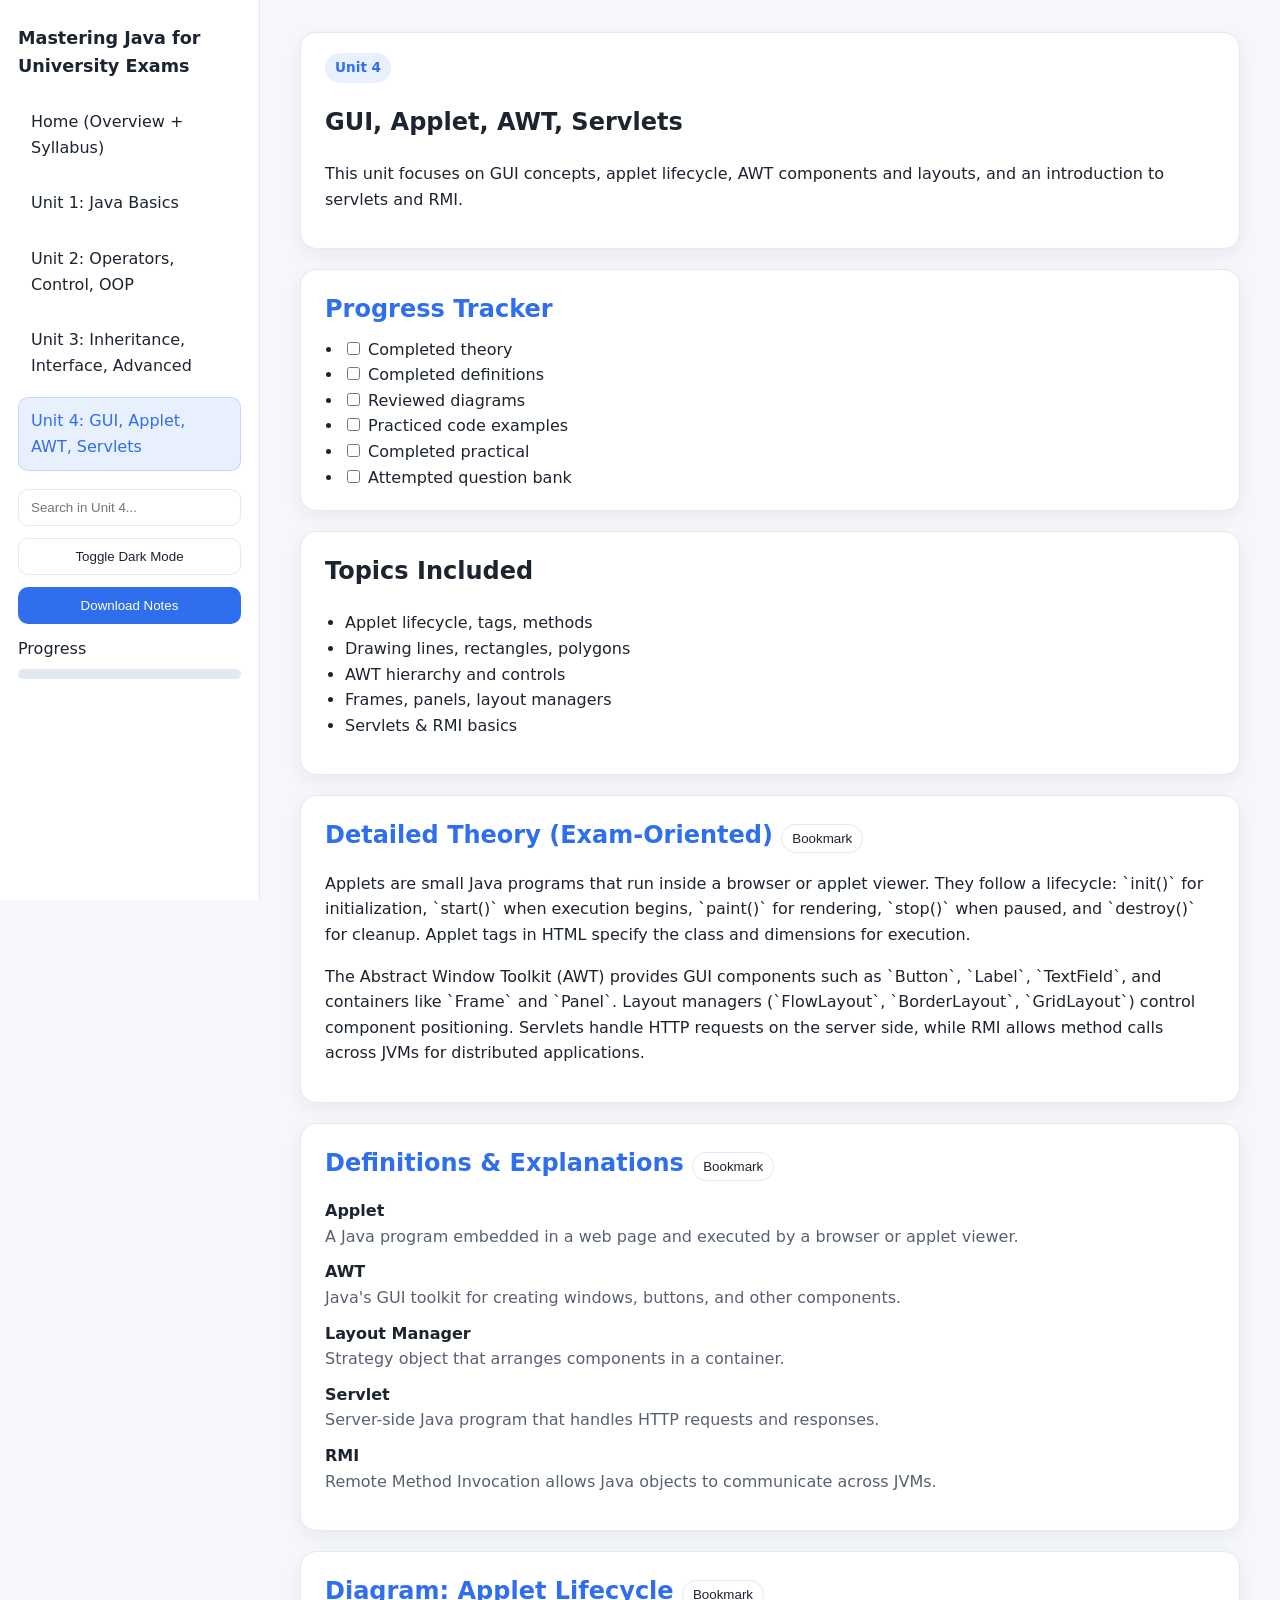
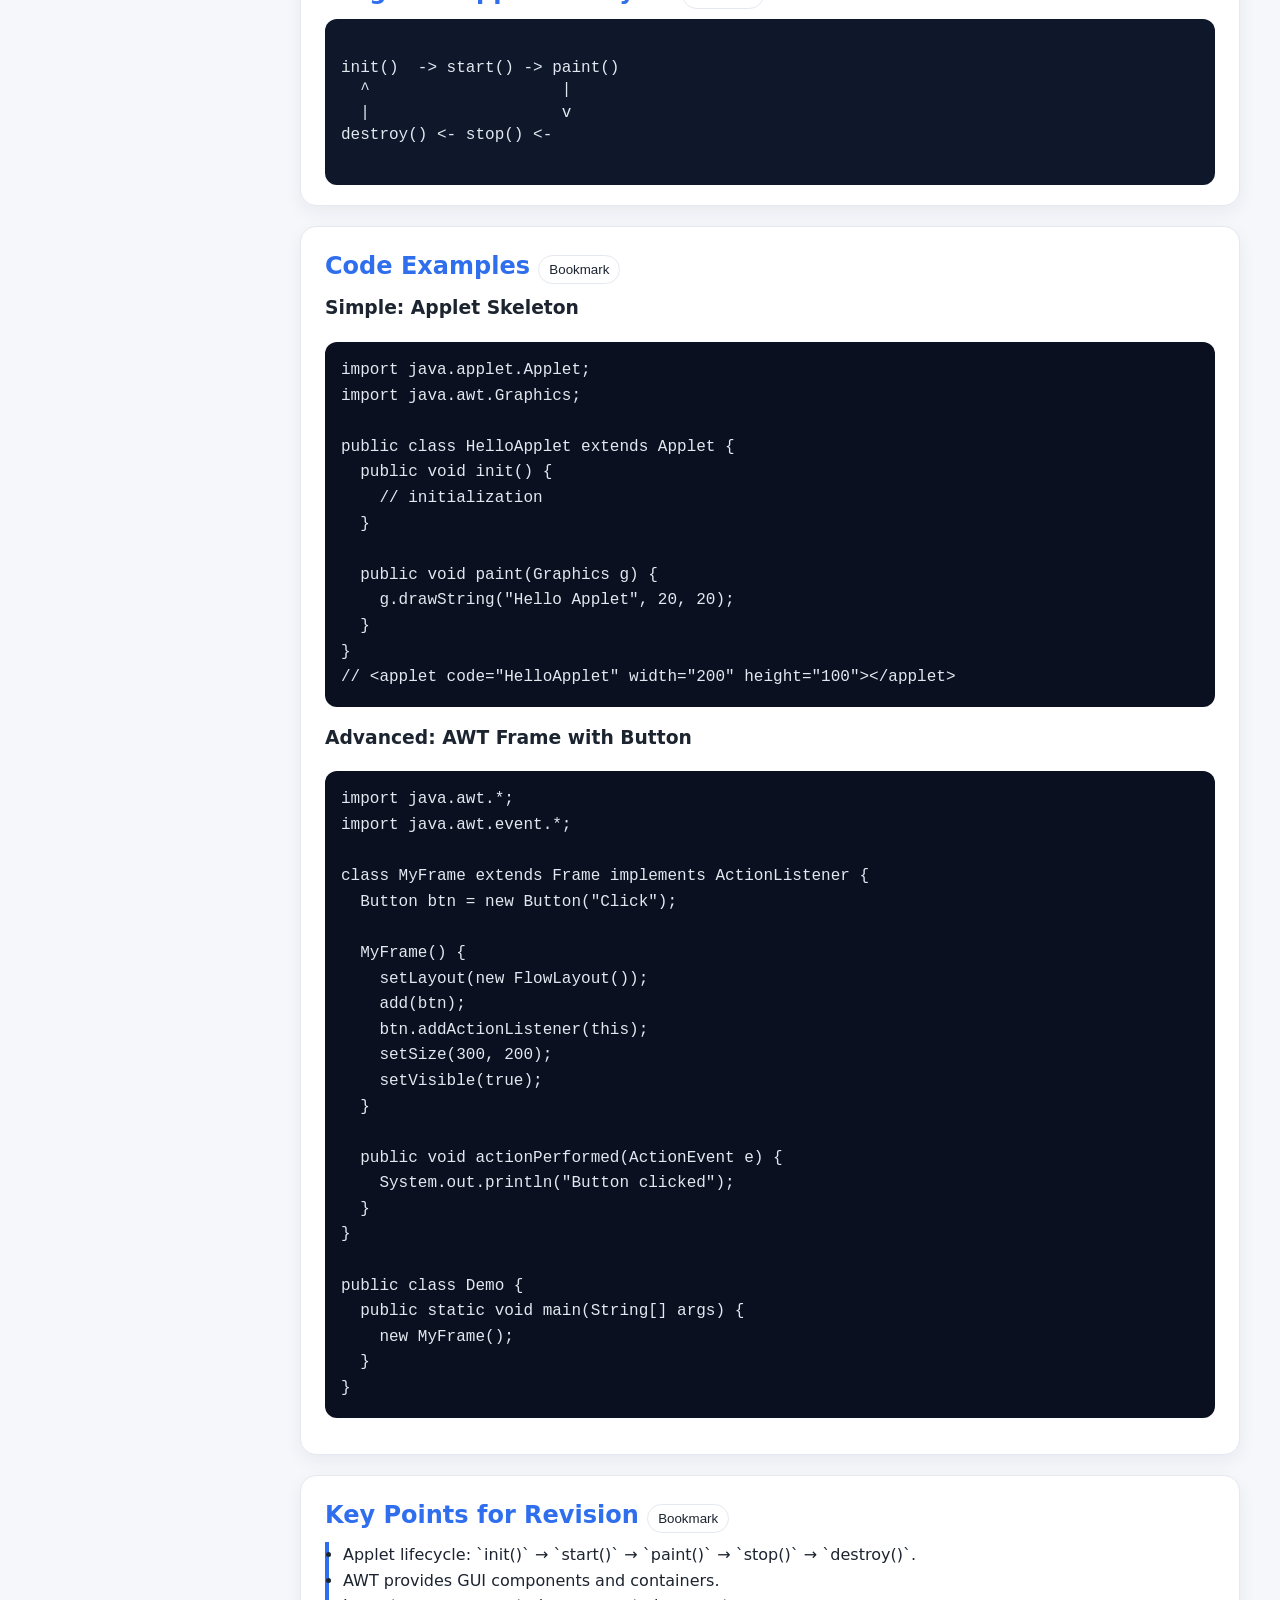
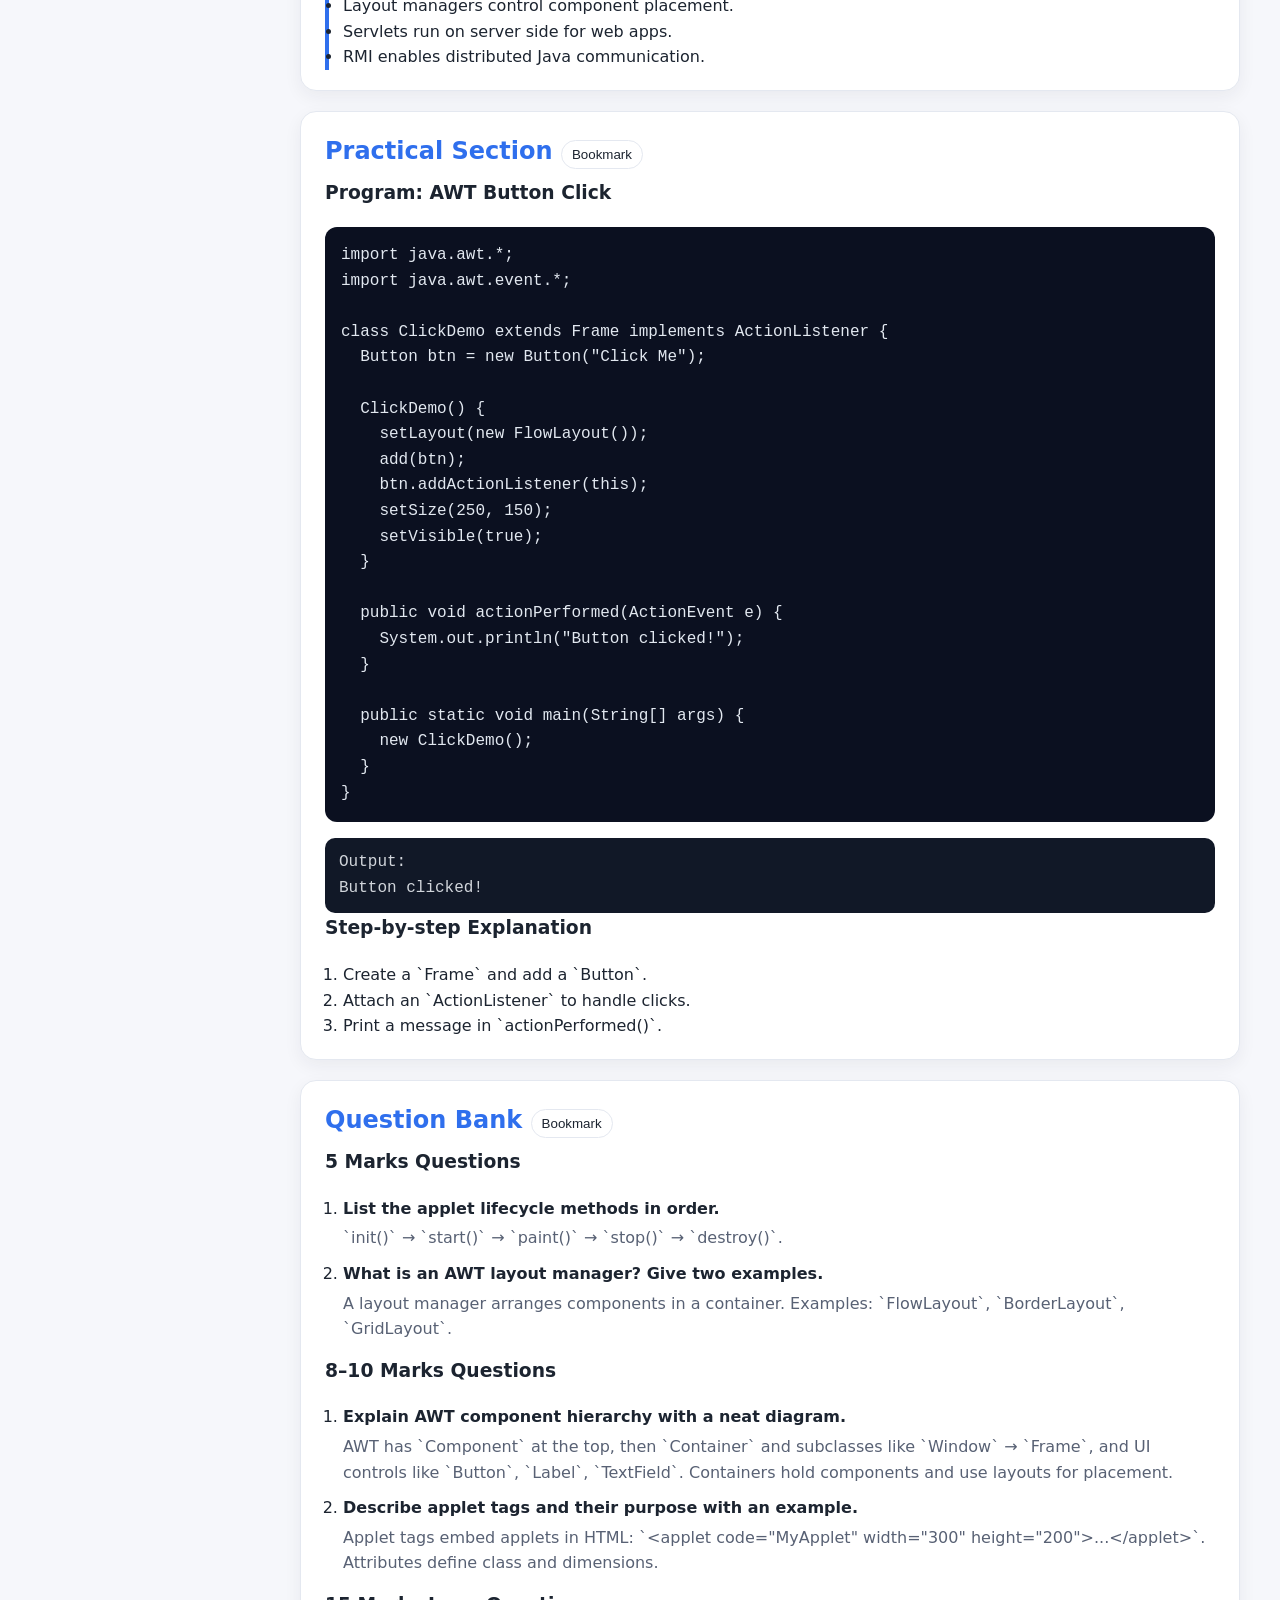
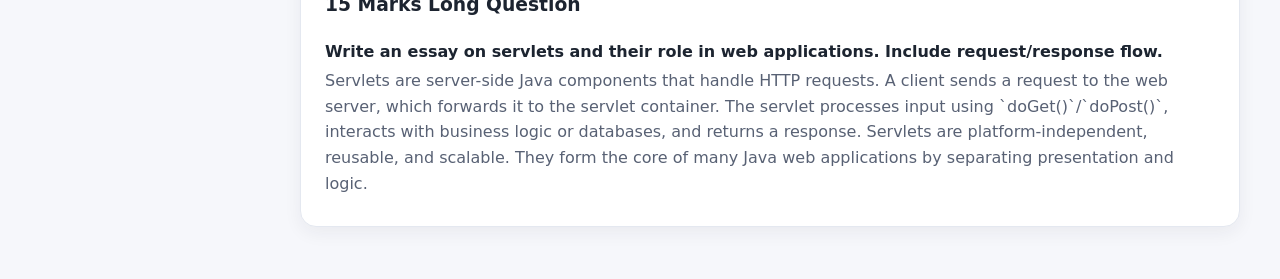
<file: site/unit4.html>
<!DOCTYPE html>
<html lang="en">
<head>
  <meta charset="UTF-8" />
  <meta name="viewport" content="width=device-width, initial-scale=1.0" />
  <title>Unit 4 - GUI, Applet, AWT, Servlets</title>
  <link rel="stylesheet" href="css/styles.css" />
</head>
<body data-page="unit4">
  <div class="layout">
    <aside class="sidebar">
      <div class="brand">Mastering Java for University Exams</div>
      <nav class="nav">
        <a data-page-link="home" href="index.html">Home (Overview + Syllabus)</a>
        <a data-page-link="unit1" href="unit1.html">Unit 1: Java Basics</a>
        <a data-page-link="unit2" href="unit2.html">Unit 2: Operators, Control, OOP</a>
        <a data-page-link="unit3" href="unit3.html">Unit 3: Inheritance, Interface, Advanced</a>
        <a data-page-link="unit4" href="unit4.html">Unit 4: GUI, Applet, AWT, Servlets</a>
      </nav>
      <div class="feature-panel">
        <input class="search-input" data-search type="search" placeholder="Search in Unit 4..." />
        <button class="btn" data-dark-toggle type="button">Toggle Dark Mode</button>
        <button class="btn primary" data-notes-download type="button">Download Notes</button>
        <div class="progress-wrap">
          <div>Progress</div>
          <div class="progress-bar"><div class="progress-fill" data-progress-fill></div></div>
        </div>
      </div>
    </aside>
    <main class="main">
      <section class="card">
        <span class="badge">Unit 4</span>
        <h1>GUI, Applet, AWT, Servlets</h1>
        <p>
          This unit focuses on GUI concepts, applet lifecycle, AWT components and layouts,
          and an introduction to servlets and RMI.
        </p>
      </section>

      <section class="card">
        <h2 class="section-title">Progress Tracker</h2>
        <ul class="steps">
          <li><label><input type="checkbox" data-progress-item="u4-theory" /> Completed theory</label></li>
          <li><label><input type="checkbox" data-progress-item="u4-definitions" /> Completed definitions</label></li>
          <li><label><input type="checkbox" data-progress-item="u4-diagram" /> Reviewed diagrams</label></li>
          <li><label><input type="checkbox" data-progress-item="u4-code" /> Practiced code examples</label></li>
          <li><label><input type="checkbox" data-progress-item="u4-practical" /> Completed practical</label></li>
          <li><label><input type="checkbox" data-progress-item="u4-questions" /> Attempted question bank</label></li>
        </ul>
      </section>

      <section class="card">
        <h2>Topics Included</h2>
        <ul>
          <li>Applet lifecycle, tags, methods</li>
          <li>Drawing lines, rectangles, polygons</li>
          <li>AWT hierarchy and controls</li>
          <li>Frames, panels, layout managers</li>
          <li>Servlets & RMI basics</li>
        </ul>
      </section>

      <section class="card">
        <h2 class="section-title">Detailed Theory (Exam-Oriented)
          <button class="bookmark-btn" data-bookmark="u4-theory" type="button">Bookmark</button>
        </h2>
        <p>
          Applets are small Java programs that run inside a browser or applet viewer. They follow a
          lifecycle: `init()` for initialization, `start()` when execution begins, `paint()` for rendering,
          `stop()` when paused, and `destroy()` for cleanup. Applet tags in HTML specify the class and
          dimensions for execution.
        </p>
        <p>
          The Abstract Window Toolkit (AWT) provides GUI components such as `Button`, `Label`, `TextField`,
          and containers like `Frame` and `Panel`. Layout managers (`FlowLayout`, `BorderLayout`, `GridLayout`)
          control component positioning. Servlets handle HTTP requests on the server side, while RMI allows
          method calls across JVMs for distributed applications.
        </p>
      </section>

      <section class="card">
        <h2 class="section-title">Definitions & Explanations
          <button class="bookmark-btn" data-bookmark="u4-definitions" type="button">Bookmark</button>
        </h2>
        <dl class="definition-list">
          <dt>Applet</dt>
          <dd>A Java program embedded in a web page and executed by a browser or applet viewer.</dd>
          <dt>AWT</dt>
          <dd>Java's GUI toolkit for creating windows, buttons, and other components.</dd>
          <dt>Layout Manager</dt>
          <dd>Strategy object that arranges components in a container.</dd>
          <dt>Servlet</dt>
          <dd>Server-side Java program that handles HTTP requests and responses.</dd>
          <dt>RMI</dt>
          <dd>Remote Method Invocation allows Java objects to communicate across JVMs.</dd>
        </dl>
      </section>

      <section class="card">
        <h2 class="section-title">Diagram: Applet Lifecycle
          <button class="bookmark-btn" data-bookmark="u4-diagram" type="button">Bookmark</button>
        </h2>
        <div class="diagram">
init()  -> start() -> paint()
  ^                    |
  |                    v
destroy() <- stop() <-
        </div>
      </section>

      <section class="card">
        <h2 class="section-title">Code Examples
          <button class="bookmark-btn" data-bookmark="u4-code" type="button">Bookmark</button>
        </h2>
        <h3>Simple: Applet Skeleton</h3>
        <pre class="code-block">import java.applet.Applet;
import java.awt.Graphics;

public class HelloApplet extends Applet {
  public void init() {
    // initialization
  }

  public void paint(Graphics g) {
    g.drawString("Hello Applet", 20, 20);
  }
}
// &lt;applet code="HelloApplet" width="200" height="100"&gt;&lt;/applet&gt;
</pre>
        <h3>Advanced: AWT Frame with Button</h3>
        <pre class="code-block">import java.awt.*;
import java.awt.event.*;

class MyFrame extends Frame implements ActionListener {
  Button btn = new Button("Click");

  MyFrame() {
    setLayout(new FlowLayout());
    add(btn);
    btn.addActionListener(this);
    setSize(300, 200);
    setVisible(true);
  }

  public void actionPerformed(ActionEvent e) {
    System.out.println("Button clicked");
  }
}

public class Demo {
  public static void main(String[] args) {
    new MyFrame();
  }
}
</pre>
      </section>

      <section class="card">
        <h2 class="section-title">Key Points for Revision
          <button class="bookmark-btn" data-bookmark="u4-revision" type="button">Bookmark</button>
        </h2>
        <ul class="key-points">
          <li>Applet lifecycle: `init()` → `start()` → `paint()` → `stop()` → `destroy()`.</li>
          <li>AWT provides GUI components and containers.</li>
          <li>Layout managers control component placement.</li>
          <li>Servlets run on server side for web apps.</li>
          <li>RMI enables distributed Java communication.</li>
        </ul>
      </section>

      <section class="card">
        <h2 class="section-title">Practical Section
          <button class="bookmark-btn" data-bookmark="u4-practical" type="button">Bookmark</button>
        </h2>
        <h3>Program: AWT Button Click</h3>
        <pre class="code-block">import java.awt.*;
import java.awt.event.*;

class ClickDemo extends Frame implements ActionListener {
  Button btn = new Button("Click Me");

  ClickDemo() {
    setLayout(new FlowLayout());
    add(btn);
    btn.addActionListener(this);
    setSize(250, 150);
    setVisible(true);
  }

  public void actionPerformed(ActionEvent e) {
    System.out.println("Button clicked!");
  }

  public static void main(String[] args) {
    new ClickDemo();
  }
}
</pre>
        <div class="output-block">Output:
Button clicked!
</div>
        <h3>Step-by-step Explanation</h3>
        <ol class="steps">
          <li>Create a `Frame` and add a `Button`.</li>
          <li>Attach an `ActionListener` to handle clicks.</li>
          <li>Print a message in `actionPerformed()`.</li>
        </ol>
      </section>

      <section class="card">
        <h2 class="section-title">Question Bank
          <button class="bookmark-btn" data-bookmark="u4-questions" type="button">Bookmark</button>
        </h2>
        <h3>5 Marks Questions</h3>
        <ol class="question-group">
          <li>
            <div class="question">List the applet lifecycle methods in order.</div>
            <div class="answer">`init()` → `start()` → `paint()` → `stop()` → `destroy()`.</div>
          </li>
          <li>
            <div class="question">What is an AWT layout manager? Give two examples.</div>
            <div class="answer">A layout manager arranges components in a container. Examples: `FlowLayout`, `BorderLayout`, `GridLayout`.</div>
          </li>
        </ol>

        <h3>8–10 Marks Questions</h3>
        <ol class="question-group">
          <li>
            <div class="question">Explain AWT component hierarchy with a neat diagram.</div>
            <div class="answer">AWT has `Component` at the top, then `Container` and subclasses like `Window` → `Frame`, and UI controls like `Button`, `Label`, `TextField`. Containers hold components and use layouts for placement.</div>
          </li>
          <li>
            <div class="question">Describe applet tags and their purpose with an example.</div>
            <div class="answer">Applet tags embed applets in HTML: `&lt;applet code="MyApplet" width="300" height="200"&gt;...&lt;/applet&gt;`. Attributes define class and dimensions.</div>
          </li>
        </ol>

        <h3>15 Marks Long Question</h3>
        <div class="question">Write an essay on servlets and their role in web applications. Include request/response flow.</div>
        <div class="answer">Servlets are server-side Java components that handle HTTP requests. A client sends a request to the web server, which forwards it to the servlet container. The servlet processes input using `doGet()`/`doPost()`, interacts with business logic or databases, and returns a response. Servlets are platform-independent, reusable, and scalable. They form the core of many Java web applications by separating presentation and logic.</div>
      </section>
    </main>
  </div>
  <script src="js/app.js"></script>
</body>
</html>
</file>
<file: site/css/styles.css>
:root {
  color-scheme: light;
  --bg: #f6f7fb;
  --surface: #ffffff;
  --text: #1c2430;
  --muted: #586174;
  --primary: #2f6fed;
  --border: #e4e8f0;
}

body.dark {
  color-scheme: dark;
  --bg: #0b1120;
  --surface: #111827;
  --text: #e5e7eb;
  --muted: #9ca3af;
  --primary: #60a5fa;
  --border: #1f2937;
}

* {
  box-sizing: border-box;
}

body {
  margin: 0;
  font-family: "Segoe UI", system-ui, -apple-system, sans-serif;
  background: var(--bg);
  color: var(--text);
  line-height: 1.6;
}

.layout {
  display: grid;
  grid-template-columns: 260px 1fr;
  min-height: 100vh;
}

.sidebar {
  background: var(--surface);
  border-right: 1px solid var(--border);
  padding: 24px 18px;
  position: sticky;
  top: 0;
  height: 100vh;
  overflow-y: auto;
}

.brand {
  font-weight: 700;
  font-size: 1.1rem;
  margin-bottom: 18px;
}

.nav {
  display: grid;
  gap: 8px;
}

.nav a {
  text-decoration: none;
  color: var(--text);
  padding: 10px 12px;
  border-radius: 10px;
  border: 1px solid transparent;
}

.nav a.active,
.nav a:hover {
  background: rgba(47, 111, 237, 0.1);
  border-color: rgba(47, 111, 237, 0.2);
  color: var(--primary);
}

.feature-panel {
  display: grid;
  gap: 12px;
  margin-top: 18px;
}

.search-input {
  width: 100%;
  padding: 10px 12px;
  border-radius: 10px;
  border: 1px solid var(--border);
  background: var(--surface);
  color: var(--text);
}

.btn {
  display: inline-flex;
  align-items: center;
  justify-content: center;
  gap: 8px;
  padding: 10px 12px;
  border-radius: 10px;
  border: 1px solid var(--border);
  background: var(--surface);
  color: var(--text);
  cursor: pointer;
}

.btn.primary {
  background: var(--primary);
  color: #fff;
  border-color: transparent;
}

.progress-wrap {
  display: grid;
  gap: 8px;
}

.progress-bar {
  height: 10px;
  background: var(--border);
  border-radius: 999px;
  overflow: hidden;
}

.progress-fill {
  height: 100%;
  width: 0%;
  background: var(--primary);
  transition: width 0.2s ease;
}

.bookmark-btn {
  border: 1px solid var(--border);
  background: transparent;
  color: var(--text);
  padding: 6px 10px;
  border-radius: 999px;
  cursor: pointer;
}

.bookmark-btn.active {
  background: rgba(96, 165, 250, 0.2);
  color: var(--primary);
}

.hidden {
  display: none !important;
}

.main {
  padding: 32px 40px;
}

.card {
  background: var(--surface);
  border: 1px solid var(--border);
  border-radius: 16px;
  padding: 20px 24px;
  margin-bottom: 20px;
  box-shadow: 0 6px 18px rgba(28, 36, 48, 0.06);
}

.card h2,
.card h3 {
  margin-top: 0;
}

.badge {
  display: inline-flex;
  align-items: center;
  gap: 8px;
  background: rgba(47, 111, 237, 0.1);
  color: var(--primary);
  padding: 4px 10px;
  border-radius: 999px;
  font-size: 0.85rem;
  font-weight: 600;
}

.grid {
  display: grid;
  grid-template-columns: repeat(auto-fit, minmax(220px, 1fr));
  gap: 16px;
}

.section-title {
  margin-bottom: 8px;
  color: var(--primary);
  font-weight: 700;
}

.diagram {
  background: #0f172a;
  color: #e2e8f0;
  border-radius: 12px;
  padding: 16px;
  font-family: "Cascadia Mono", "Consolas", monospace;
  white-space: pre-wrap;
  line-height: 1.4;
}

.code-block {
  background: #0b1020;
  color: #e2e8f0;
  border-radius: 12px;
  padding: 16px;
  font-family: "Cascadia Mono", "Consolas", monospace;
  white-space: pre;
  overflow-x: auto;
}

.definition-list dt {
  font-weight: 700;
  margin-top: 10px;
}

.definition-list dd {
  margin: 0 0 10px 0;
  color: var(--muted);
}

.key-points {
  border-left: 4px solid var(--primary);
  padding-left: 14px;
  margin: 0;
}

.output-block {
  background: #111827;
  color: #d1d5db;
  border-radius: 10px;
  padding: 12px 14px;
  font-family: "Cascadia Mono", "Consolas", monospace;
  white-space: pre;
}

.steps {
  margin: 0;
  padding-left: 18px;
}

.question-group {
  margin: 0 0 14px 0;
  padding-left: 18px;
}

.question {
  font-weight: 700;
}

.answer {
  color: var(--muted);
  margin: 4px 0 10px 0;
}

ul {
  padding-left: 20px;
}

@media (max-width: 900px) {
  .layout {
    grid-template-columns: 1fr;
  }

  .sidebar {
    position: relative;
    height: auto;
    border-right: none;
    border-bottom: 1px solid var(--border);
  }
}
</file>
